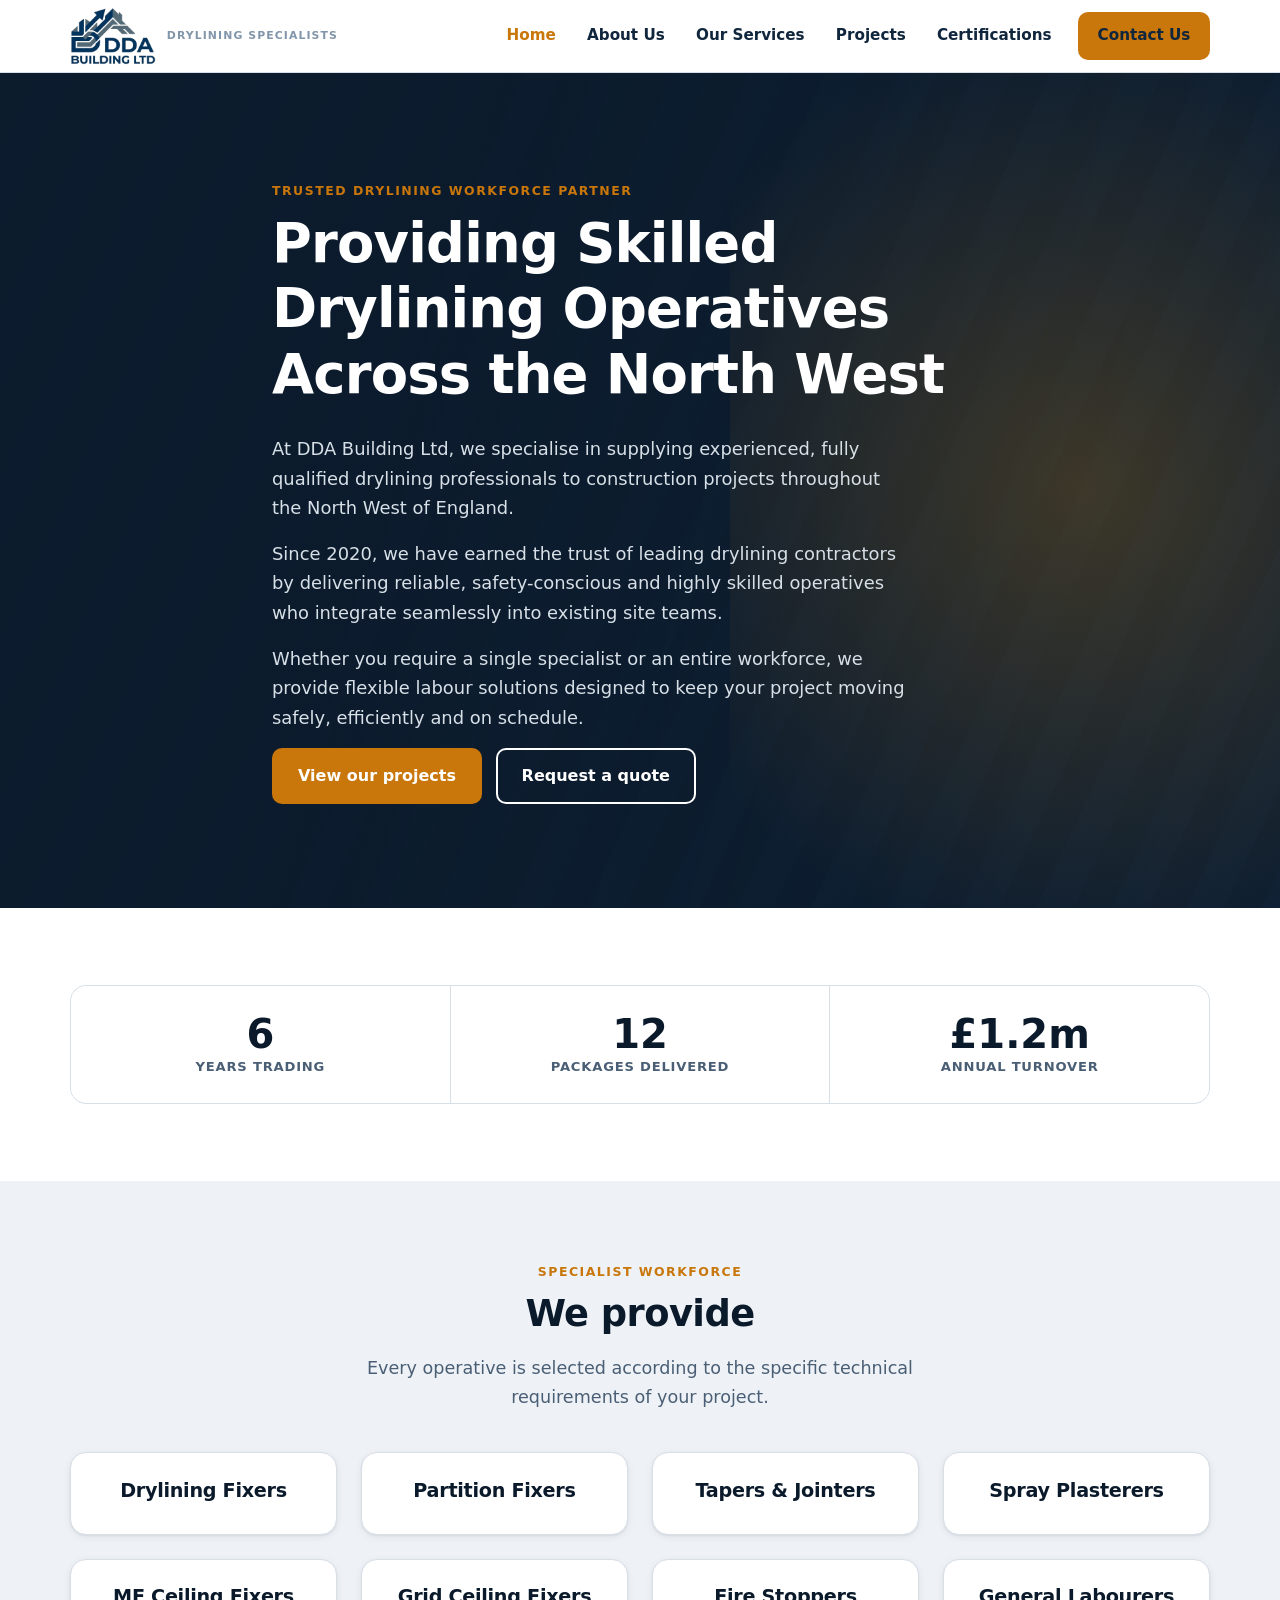
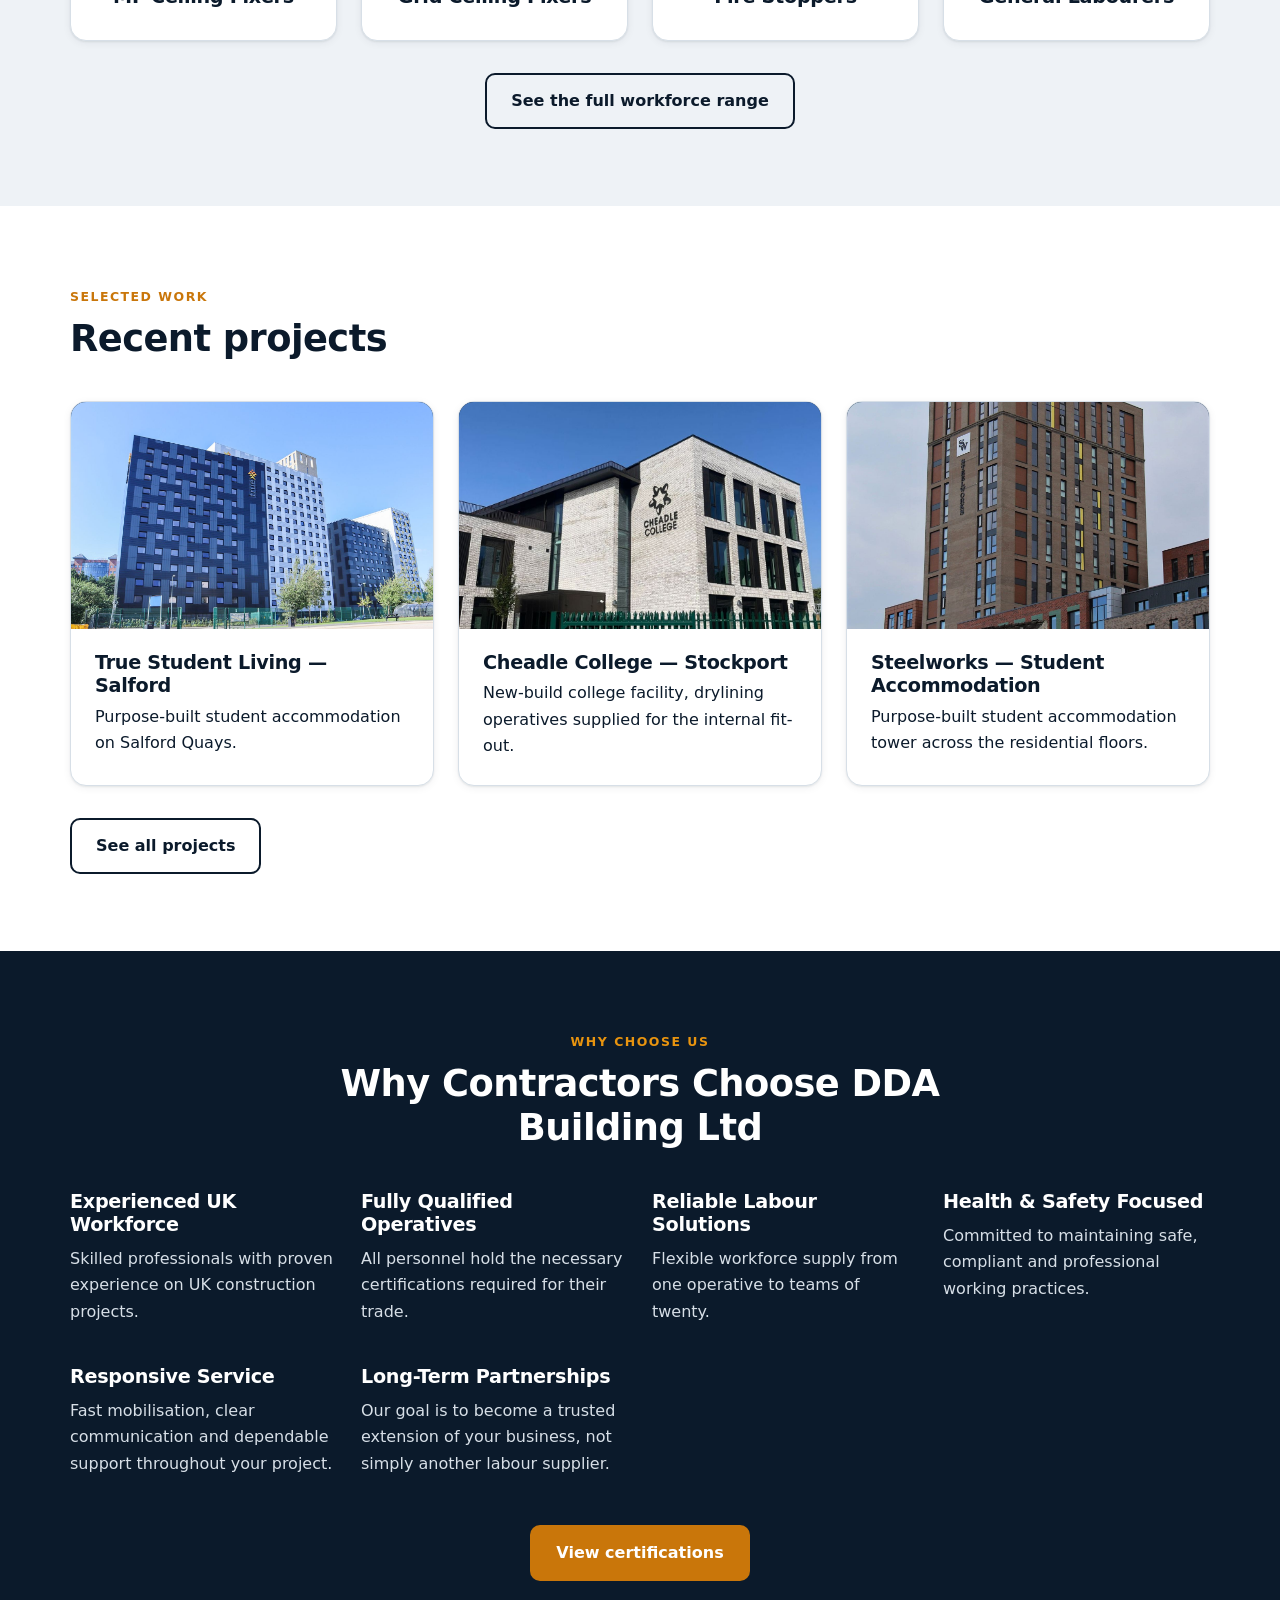
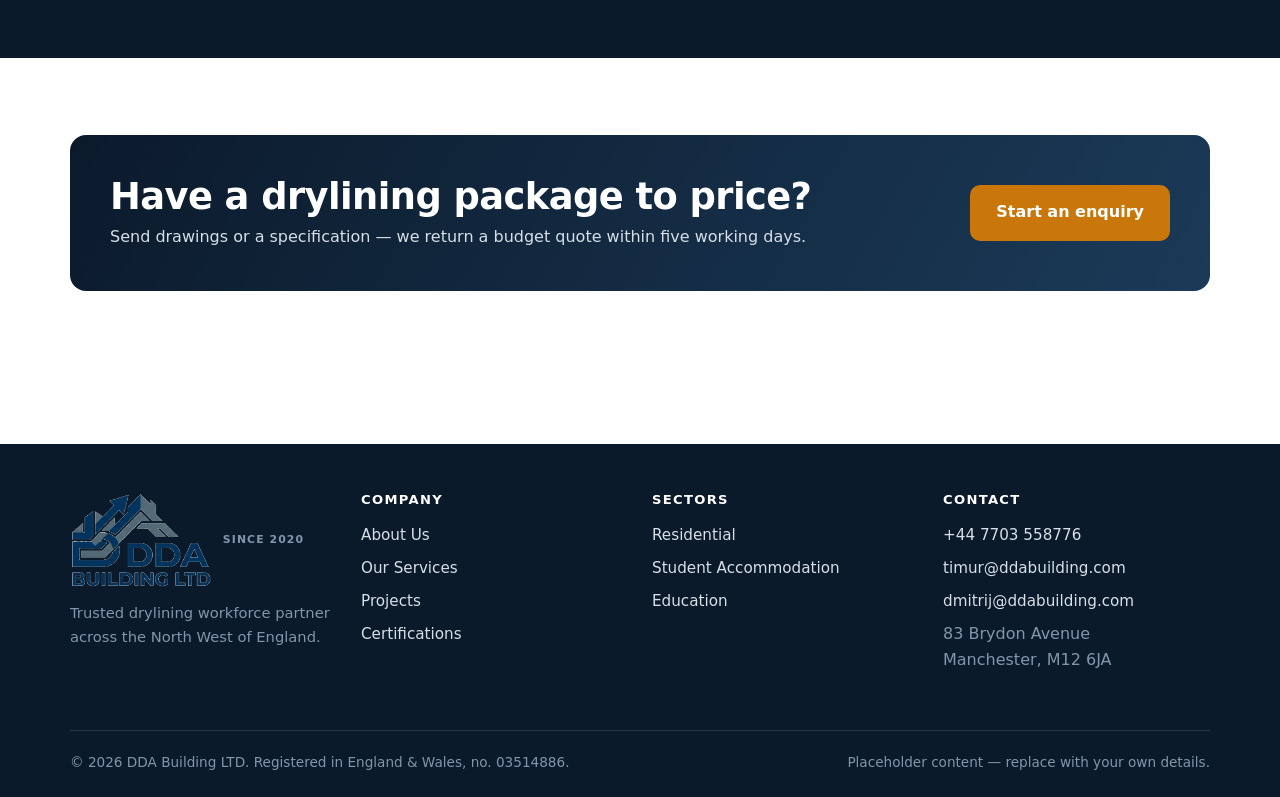
<file: index.html>
<!doctype html>
<html lang="en">
<head>
  <meta charset="utf-8">
  <meta name="viewport" content="width=device-width, initial-scale=1">
  <title>DDA Building Ltd — Trusted Drylining Workforce Partner</title>
  <meta name="description" content="DDA Building Ltd supplies experienced, fully qualified drylining operatives — fixers, tapers & jointers, ceiling fixers and fire stoppers — across the North West of England.">
  <link rel="stylesheet" href="css/styles.css?v=4">
  <script defer src="js/main.js?v=3"></script>
</head>
<body>
<a class="skip-link" href="#main">Skip to main content</a>

<header class="site-header">
  <div class="wrap site-header__inner">
    <a class="brand" href="/">
      <img class="brand__logo" src="images/logo.png" alt="DDA Building Ltd">
      <span class="brand__text"><small>Drylining Specialists</small></span>
    </a>

    <button class="nav-toggle" type="button" aria-expanded="false" aria-controls="primary-nav" aria-label="Toggle navigation">
      <span></span>
    </button>

    <nav class="nav" id="primary-nav" aria-label="Primary">
      <a href="/" aria-current="page">Home</a>
      <a href="about.html">About Us</a>
      <a href="services.html">Our Services</a>
      <a href="projects.html">Projects</a>
      <a href="certifications.html">Certifications</a>
      <a class="btn btn--primary" href="contact.html">Contact Us</a>
    </nav>
  </div>
</header>

<main id="main">

  <section class="hero">
    <div class="wrap hero__inner">
      <span class="eyebrow">Trusted Drylining Workforce Partner</span>
      <h1>Providing Skilled Drylining Operatives Across the North West</h1>
      <p>At DDA Building Ltd, we specialise in supplying experienced, fully qualified drylining professionals to construction projects throughout the North West of England.</p>
      <p>Since 2020, we have earned the trust of leading drylining contractors by delivering reliable, safety-conscious and highly skilled operatives who integrate seamlessly into existing site teams.</p>
      <p>Whether you require a single specialist or an entire workforce, we provide flexible labour solutions designed to keep your project moving safely, efficiently and on schedule.</p>
      <div class="btn-row">
        <a class="btn btn--primary" href="projects.html">View our projects</a>
        <a class="btn btn--ghost" href="contact.html">Request a quote</a>
      </div>
    </div>
  </section>

  <section class="section">
    <div class="wrap">
      <div class="stats">
        <div class="stat">
          <div class="stat__value">6</div>
          <div class="stat__label">Years trading</div>
        </div>
        <div class="stat">
          <div class="stat__value">12</div>
          <div class="stat__label">Packages Delivered</div>
        </div>
        <div class="stat">
          <div class="stat__value">£1.2m</div>
          <div class="stat__label">Annual turnover</div>
        </div>
      </div>
    </div>
  </section>

  <section class="section section--alt">
    <div class="wrap">
      <div class="section-head section-head--center">
        <span class="eyebrow">Specialist workforce</span>
        <h2>We provide</h2>
        <p class="lead">Every operative is selected according to the specific technical requirements of your project.</p>
      </div>

      <div class="grid grid--4">
        <article class="card" style="text-align:center">
          <h3>Drylining Fixers</h3>
        </article>
        <article class="card" style="text-align:center">
          <h3>Partition Fixers</h3>
        </article>
        <article class="card" style="text-align:center">
          <h3>Tapers &amp; Jointers</h3>
        </article>
        <article class="card" style="text-align:center">
          <h3>Spray Plasterers</h3>
        </article>
        <article class="card" style="text-align:center">
          <h3>MF Ceiling Fixers</h3>
        </article>
        <article class="card" style="text-align:center">
          <h3>Grid Ceiling Fixers</h3>
        </article>
        <article class="card" style="text-align:center">
          <h3>Fire Stoppers</h3>
        </article>
        <article class="card" style="text-align:center">
          <h3>General Labourers</h3>
        </article>
      </div>

      <div class="btn-row" style="margin-top:2rem;justify-content:center">
        <a class="btn btn--ghost" href="services.html">See the full workforce range</a>
      </div>
    </div>
  </section>

  <section class="section">
    <div class="wrap">
      <div class="section-head">
        <span class="eyebrow">Selected work</span>
        <h2>Recent projects</h2>
      </div>

      <div class="grid grid--3">
        <article class="card card--link project">
          <div class="project__media">
            <img src="images/projects/true-student-living-salford.jpg" alt="True Student Living, Salford — exterior of the purpose-built student accommodation tower" loading="lazy" decoding="async">
          </div>
          <div class="project__body">
            <h3>True Student Living — Salford</h3>
            <p>Purpose-built student accommodation on Salford Quays.</p>
          </div>
        </article>

        <article class="card card--link project">
          <div class="project__media">
            <img src="images/projects/cheadle-college-exterior.jpg" alt="Cheadle College, Stockport — new-build education facility exterior" loading="lazy" decoding="async">
          </div>
          <div class="project__body">
            <h3>Cheadle College — Stockport</h3>
            <p>New-build college facility, drylining operatives supplied for the internal fit-out.</p>
          </div>
        </article>

        <article class="card card--link project">
          <div class="project__media">
            <img src="images/projects/steelworks-tower.jpg" alt="Steelworks student accommodation tower" loading="lazy" decoding="async">
          </div>
          <div class="project__body">
            <h3>Steelworks — Student Accommodation</h3>
            <p>Purpose-built student accommodation tower across the residential floors.</p>
          </div>
        </article>
      </div>

      <div class="btn-row" style="margin-top:2rem">
        <a class="btn btn--ghost" href="projects.html">See all projects</a>
      </div>
    </div>
  </section>

  <section class="section section--dark">
    <div class="wrap">
      <div class="section-head section-head--center">
        <span class="eyebrow">Why choose us</span>
        <h2>Why Contractors Choose DDA Building Ltd</h2>
      </div>
      <div class="grid grid--3">
        <div>
          <h3>Experienced UK Workforce</h3>
          <p>Skilled professionals with proven experience on UK construction projects.</p>
        </div>
        <div>
          <h3>Fully Qualified Operatives</h3>
          <p>All personnel hold the necessary certifications required for their trade.</p>
        </div>
        <div>
          <h3>Reliable Labour Solutions</h3>
          <p>Flexible workforce supply from one operative to teams of twenty.</p>
        </div>
        <div>
          <h3>Health &amp; Safety Focused</h3>
          <p>Committed to maintaining safe, compliant and professional working practices.</p>
        </div>
        <div>
          <h3>Responsive Service</h3>
          <p>Fast mobilisation, clear communication and dependable support throughout your project.</p>
        </div>
        <div>
          <h3>Long-Term Partnerships</h3>
          <p>Our goal is to become a trusted extension of your business, not simply another labour supplier.</p>
        </div>
      </div>
      <div class="btn-row" style="margin-top:2rem;justify-content:center">
        <a class="btn btn--primary" href="certifications.html">View certifications</a>
      </div>
    </div>
  </section>

  <section class="section">
    <div class="wrap">
      <div class="cta">
        <div>
          <h2>Have a drylining package to price?</h2>
          <p>Send drawings or a specification — we return a budget quote within five working days.</p>
        </div>
        <a class="btn btn--primary" href="contact.html">Start an enquiry</a>
      </div>
    </div>
  </section>

</main>

<footer class="site-footer">
  <div class="wrap">
    <div class="grid grid--4">
      <div>
        <a class="brand" href="/">
          <img class="brand__logo" src="images/logo.png" alt="DDA Building Ltd" loading="lazy" decoding="async">
          <span class="brand__text"><small>Since 2020</small></span>
        </a>
        <p style="font-size:.92rem">Trusted drylining workforce partner across the North West of England.</p>
      </div>
      <div>
        <h4>Company</h4>
        <ul>
          <li><a href="about.html">About Us</a></li>
          <li><a href="services.html">Our Services</a></li>
          <li><a href="projects.html">Projects</a></li>
          <li><a href="certifications.html">Certifications</a></li>
        </ul>
      </div>
      <div>
        <h4>Sectors</h4>
        <ul>
          <li><a href="projects.html">Residential</a></li>
          <li><a href="projects.html">Student Accommodation</a></li>
          <li><a href="projects.html">Education</a></li>
        </ul>
      </div>
      <div>
        <h4>Contact</h4>
        <ul>
          <li><a href="tel:+447703558776">+44 7703 558776</a></li>
          <li><a href="mailto:timur@ddabuilding.com">timur@ddabuilding.com</a></li>
          <li><a href="mailto:dmitrij@ddabuilding.com">dmitrij@ddabuilding.com</a></li>
          <li>83 Brydon Avenue<br>Manchester, M12 6JA</li>
        </ul>
      </div>
    </div>
    <div class="footer-bottom">
      <span>&copy; <span data-year>2026</span> DDA Building LTD. Registered in England &amp; Wales, no. 03514886.</span>
      <span>Placeholder content — replace with your own details.</span>
    </div>
  </div>
</footer>

</body>
</html>
</file>
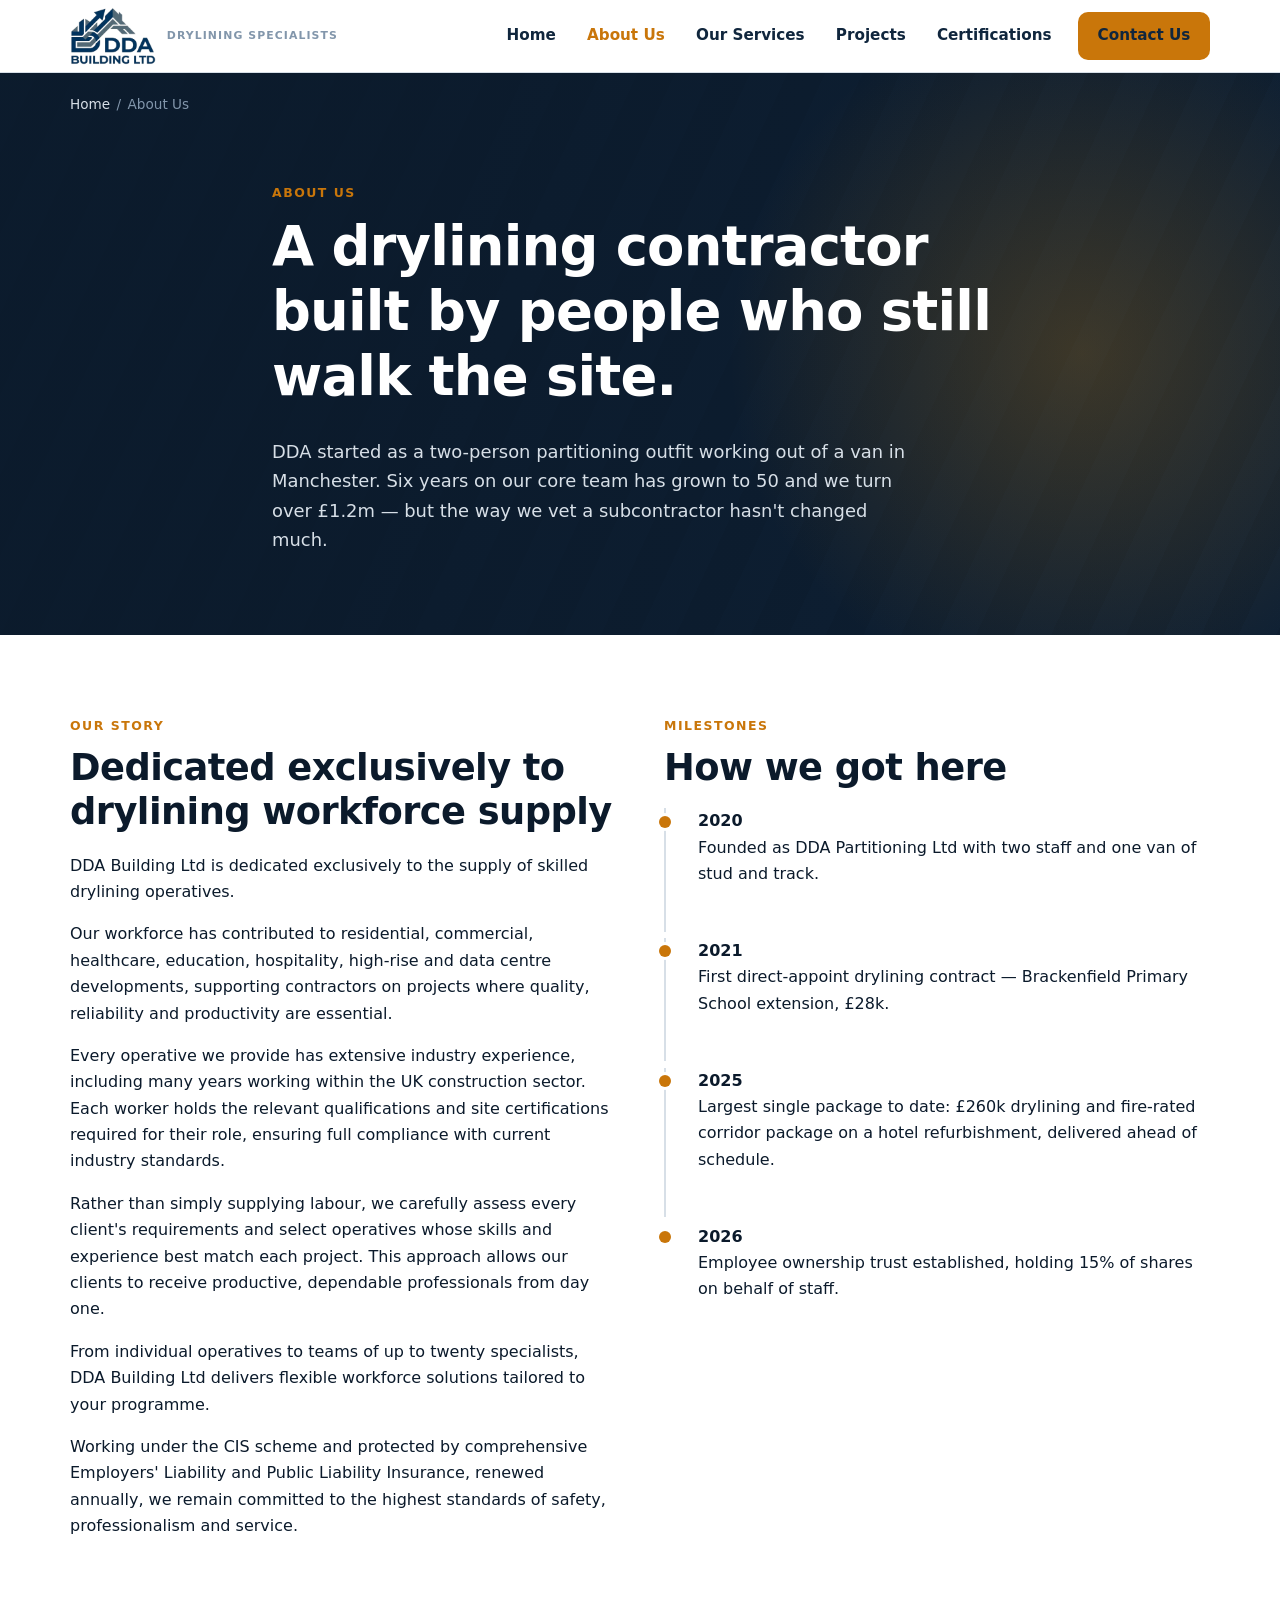
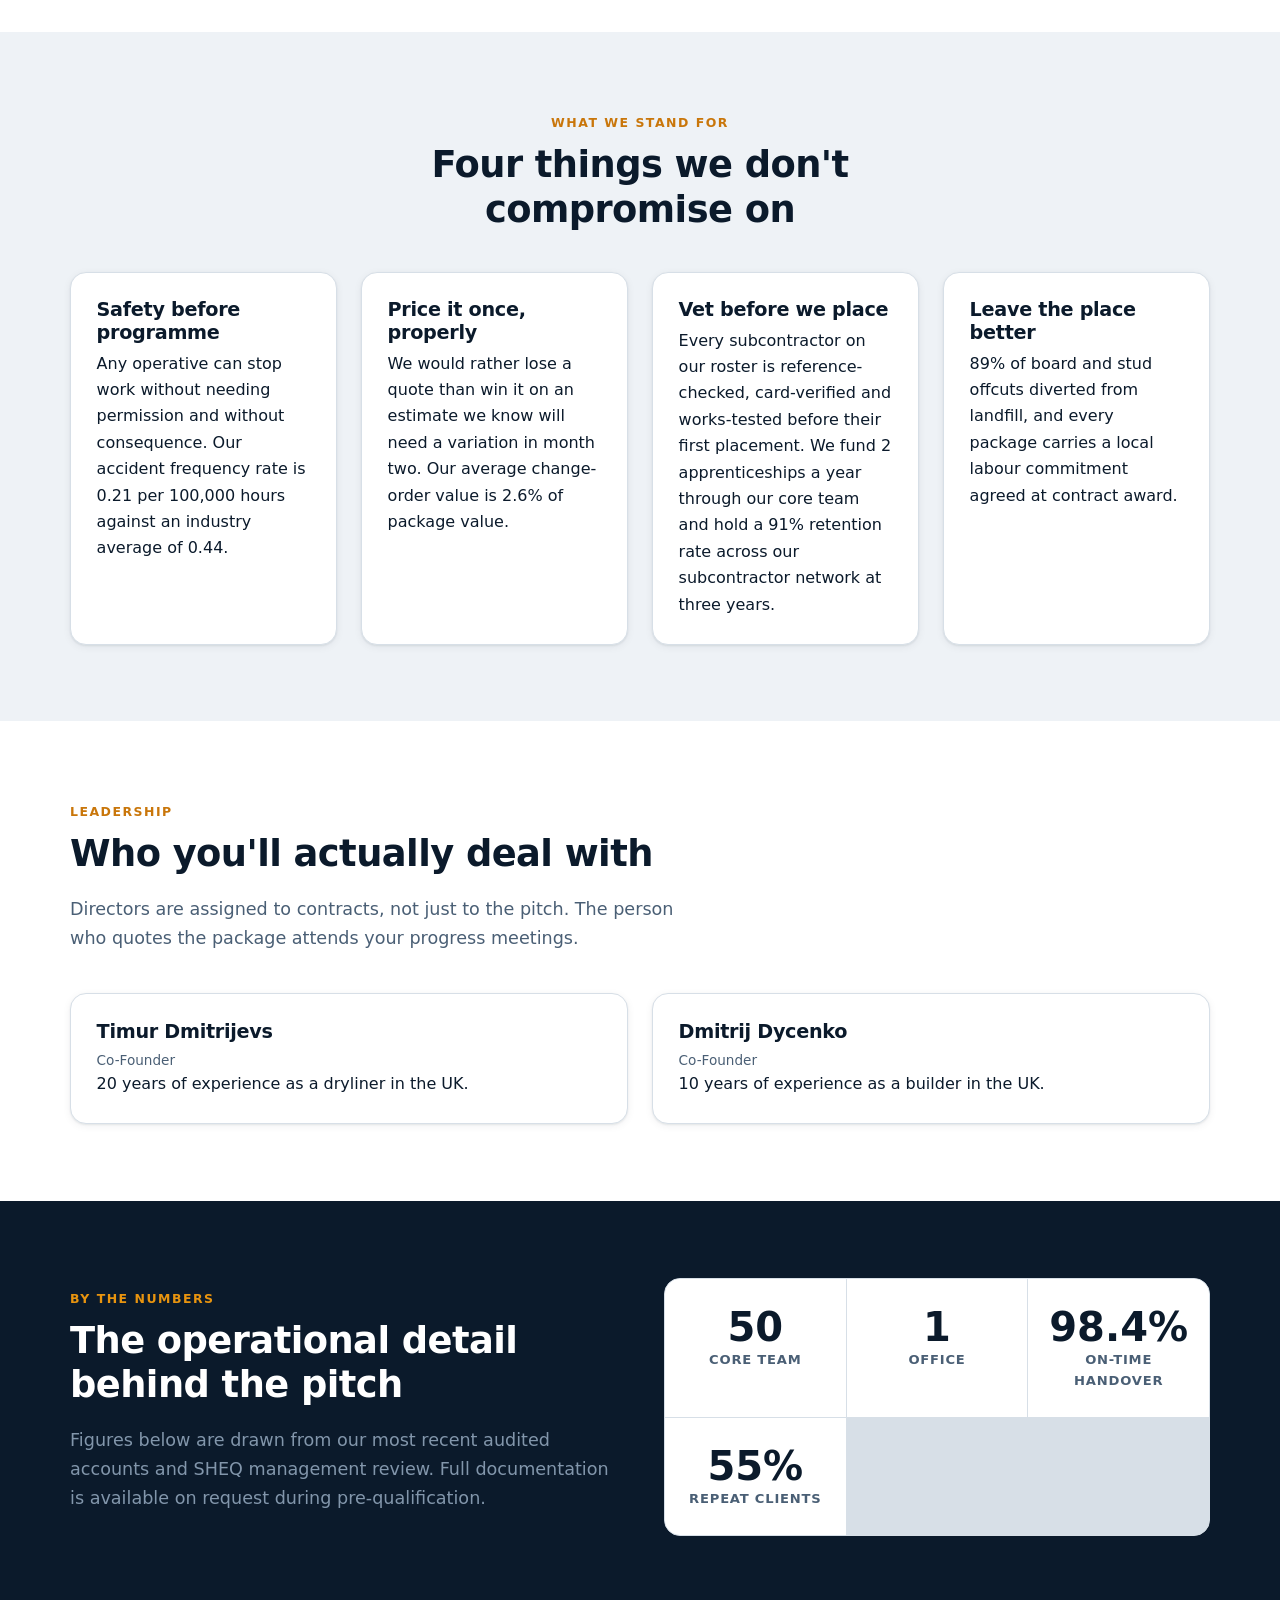
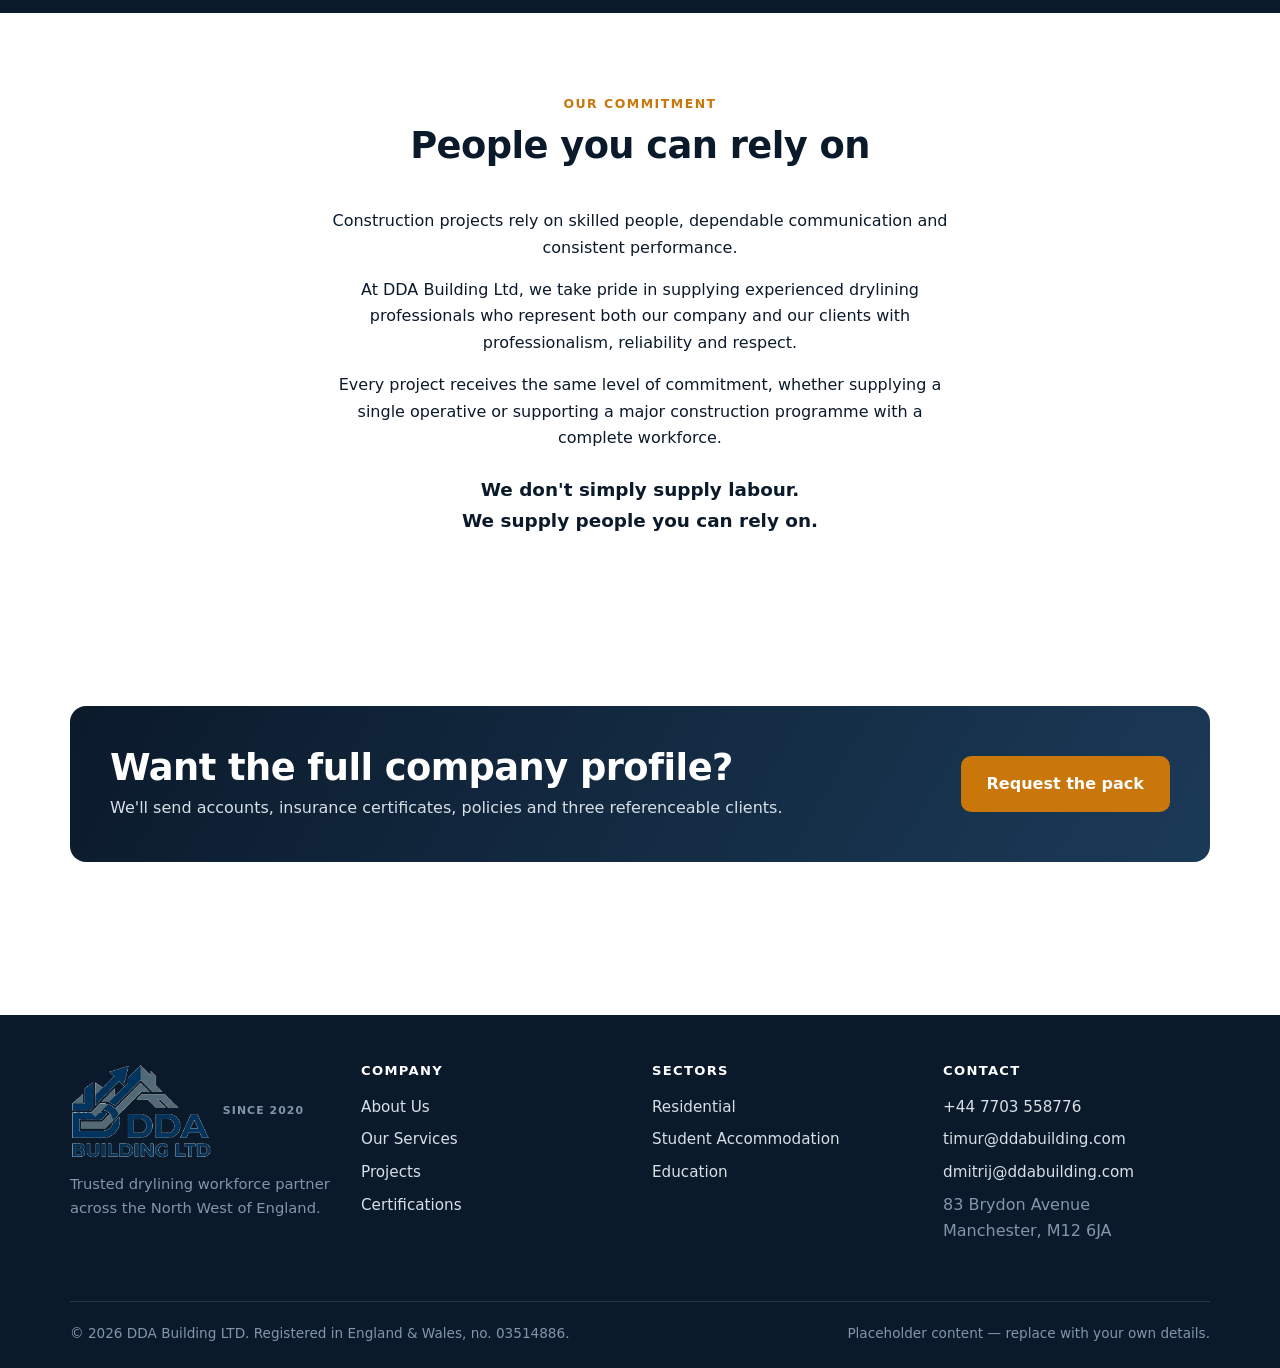
<file: about.html>
<!doctype html>
<html lang="en">
<head>
  <meta charset="utf-8">
  <meta name="viewport" content="width=device-width, initial-scale=1">
  <title>About Us — DDA Building Ltd</title>
  <meta name="description" content="DDA Building Ltd has supplied skilled, fully qualified drylining operatives across the North West of England since 2020 — from single specialists to full site teams.">
  <link rel="stylesheet" href="css/styles.css?v=4">
  <script defer src="js/main.js?v=3"></script>
</head>
<body>
<a class="skip-link" href="#main">Skip to main content</a>

<header class="site-header">
  <div class="wrap site-header__inner">
    <a class="brand" href="/">
      <img class="brand__logo" src="images/logo.png" alt="DDA Building Ltd">
      <span class="brand__text"><small>Drylining Specialists</small></span>
    </a>

    <button class="nav-toggle" type="button" aria-expanded="false" aria-controls="primary-nav" aria-label="Toggle navigation">
      <span></span>
    </button>

    <nav class="nav" id="primary-nav" aria-label="Primary">
      <a href="/">Home</a>
      <a href="about.html" aria-current="page">About Us</a>
      <a href="services.html">Our Services</a>
      <a href="projects.html">Projects</a>
      <a href="certifications.html">Certifications</a>
      <a class="btn btn--primary" href="contact.html">Contact Us</a>
    </nav>
  </div>
</header>

<main id="main">

  <section class="hero hero--compact">
    <div class="wrap">
      <nav class="breadcrumb" aria-label="Breadcrumb">
        <a href="/">Home</a><span>/</span>About Us
      </nav>
    </div>
    <div class="wrap hero__inner">
      <span class="eyebrow">About us</span>
      <h1>A drylining contractor built by people who still walk the site.</h1>
      <p>DDA started as a two-person partitioning outfit working out of a van in Manchester. Six years on our core team has grown to 50 and we turn over £1.2m — but the way we vet a subcontractor hasn't changed much.</p>
    </div>
  </section>

  <section class="section">
    <div class="wrap">
      <div class="grid grid--2" style="gap:3rem">
        <div>
          <span class="eyebrow">Our story</span>
          <h2>Dedicated exclusively to drylining workforce supply</h2>
          <p>DDA Building Ltd is dedicated exclusively to the supply of skilled drylining operatives.</p>
          <p>Our workforce has contributed to residential, commercial, healthcare, education, hospitality, high-rise and data centre developments, supporting contractors on projects where quality, reliability and productivity are essential.</p>
          <p>Every operative we provide has extensive industry experience, including many years working within the UK construction sector. Each worker holds the relevant qualifications and site certifications required for their role, ensuring full compliance with current industry standards.</p>
          <p>Rather than simply supplying labour, we carefully assess every client's requirements and select operatives whose skills and experience best match each project. This approach allows our clients to receive productive, dependable professionals from day one.</p>
          <p>From individual operatives to teams of up to twenty specialists, DDA Building Ltd delivers flexible workforce solutions tailored to your programme.</p>
          <p>Working under the CIS scheme and protected by comprehensive Employers' Liability and Public Liability Insurance, renewed annually, we remain committed to the highest standards of safety, professionalism and service.</p>
        </div>
        <div>
          <span class="eyebrow">Milestones</span>
          <h2>How we got here</h2>
          <ul class="timeline">
            <li><time>2020</time><p>Founded as DDA Partitioning Ltd with two staff and one van of stud and track.</p></li>
            <li><time>2021</time><p>First direct-appoint drylining contract — Brackenfield Primary School extension, £28k.</p></li>
            <li><time>2025</time><p>Largest single package to date: £260k drylining and fire-rated corridor package on a hotel refurbishment, delivered ahead of schedule.</p></li>
            <li><time>2026</time><p>Employee ownership trust established, holding 15% of shares on behalf of staff.</p></li>
          </ul>
        </div>
      </div>
    </div>
  </section>

  <section class="section section--alt">
    <div class="wrap">
      <div class="section-head section-head--center">
        <span class="eyebrow">What we stand for</span>
        <h2>Four things we don't compromise on</h2>
      </div>
      <div class="grid grid--4">
        <article class="card">
          <h3>Safety before programme</h3>
          <p>Any operative can stop work without needing permission and without consequence. Our accident frequency rate is 0.21 per 100,000 hours against an industry average of 0.44.</p>
        </article>
        <article class="card">
          <h3>Price it once, properly</h3>
          <p>We would rather lose a quote than win it on an estimate we know will need a variation in month two. Our average change-order value is 2.6% of package value.</p>
        </article>
        <article class="card">
          <h3>Vet before we place</h3>
          <p>Every subcontractor on our roster is reference-checked, card-verified and works-tested before their first placement. We fund 2 apprenticeships a year through our core team and hold a 91% retention rate across our subcontractor network at three years.</p>
        </article>
        <article class="card">
          <h3>Leave the place better</h3>
          <p>89% of board and stud offcuts diverted from landfill, and every package carries a local labour commitment agreed at contract award.</p>
        </article>
      </div>
    </div>
  </section>

  <section class="section">
    <div class="wrap">
      <div class="section-head">
        <span class="eyebrow">Leadership</span>
        <h2>Who you'll actually deal with</h2>
        <p class="lead">Directors are assigned to contracts, not just to the pitch. The person who quotes the package attends your progress meetings.</p>
      </div>
      <div class="grid grid--2">
        <article class="card">
          <h3>Timur Dmitrijevs</h3>
          <p class="cert__ref">Co-Founder</p>
          <p>20 years of experience as a dryliner in the UK.</p>
        </article>
        <article class="card">
          <h3>Dmitrij Dycenko</h3>
          <p class="cert__ref">Co-Founder</p>
          <p>10 years of experience as a builder in the UK.</p>
        </article>
      </div>
    </div>
  </section>

  <section class="section section--dark">
    <div class="wrap">
      <div class="grid grid--2" style="gap:3rem;align-items:center">
        <div>
          <span class="eyebrow">By the numbers</span>
          <h2>The operational detail behind the pitch</h2>
          <p class="lead">Figures below are drawn from our most recent audited accounts and SHEQ management review. Full documentation is available on request during pre-qualification.</p>
        </div>
        <div class="stats">
          <div class="stat"><div class="stat__value">50</div><div class="stat__label">Core team</div></div>
          <div class="stat"><div class="stat__value">1</div><div class="stat__label">Office</div></div>
          <div class="stat"><div class="stat__value">98.4%</div><div class="stat__label">On-time handover</div></div>
          <div class="stat"><div class="stat__value">55%</div><div class="stat__label">Repeat clients</div></div>
        </div>
      </div>
    </div>
  </section>

  <section class="section">
    <div class="wrap">
      <div class="section-head section-head--center">
        <span class="eyebrow">Our commitment</span>
        <h2>People you can rely on</h2>
      </div>
      <div style="max-width:640px;margin-inline:auto;text-align:center">
        <p>Construction projects rely on skilled people, dependable communication and consistent performance.</p>
        <p>At DDA Building Ltd, we take pride in supplying experienced drylining professionals who represent both our company and our clients with professionalism, reliability and respect.</p>
        <p>Every project receives the same level of commitment, whether supplying a single operative or supporting a major construction programme with a complete workforce.</p>
        <p style="font-weight:700;color:var(--navy-900);font-size:1.15rem;margin-top:1.5rem">We don't simply supply labour.<br>We supply people you can rely on.</p>
      </div>
    </div>
  </section>

  <section class="section">
    <div class="wrap">
      <div class="cta">
        <div>
          <h2>Want the full company profile?</h2>
          <p>We'll send accounts, insurance certificates, policies and three referenceable clients.</p>
        </div>
        <a class="btn btn--primary" href="contact.html">Request the pack</a>
      </div>
    </div>
  </section>

</main>

<footer class="site-footer">
  <div class="wrap">
    <div class="grid grid--4">
      <div>
        <a class="brand" href="/">
          <img class="brand__logo" src="images/logo.png" alt="DDA Building Ltd" loading="lazy" decoding="async">
          <span class="brand__text"><small>Since 2020</small></span>
        </a>
        <p style="font-size:.92rem">Trusted drylining workforce partner across the North West of England.</p>
      </div>
      <div>
        <h4>Company</h4>
        <ul>
          <li><a href="about.html">About Us</a></li>
          <li><a href="services.html">Our Services</a></li>
          <li><a href="projects.html">Projects</a></li>
          <li><a href="certifications.html">Certifications</a></li>
        </ul>
      </div>
      <div>
        <h4>Sectors</h4>
        <ul>
          <li><a href="projects.html">Residential</a></li>
          <li><a href="projects.html">Student Accommodation</a></li>
          <li><a href="projects.html">Education</a></li>
        </ul>
      </div>
      <div>
        <h4>Contact</h4>
        <ul>
          <li><a href="tel:+447703558776">+44 7703 558776</a></li>
          <li><a href="mailto:timur@ddabuilding.com">timur@ddabuilding.com</a></li>
          <li><a href="mailto:dmitrij@ddabuilding.com">dmitrij@ddabuilding.com</a></li>
          <li>83 Brydon Avenue<br>Manchester, M12 6JA</li>
        </ul>
      </div>
    </div>
    <div class="footer-bottom">
      <span>&copy; <span data-year>2026</span> DDA Building LTD. Registered in England &amp; Wales, no. 03514886.</span>
      <span>Placeholder content — replace with your own details.</span>
    </div>
  </div>
</footer>

</body>
</html>
</file>
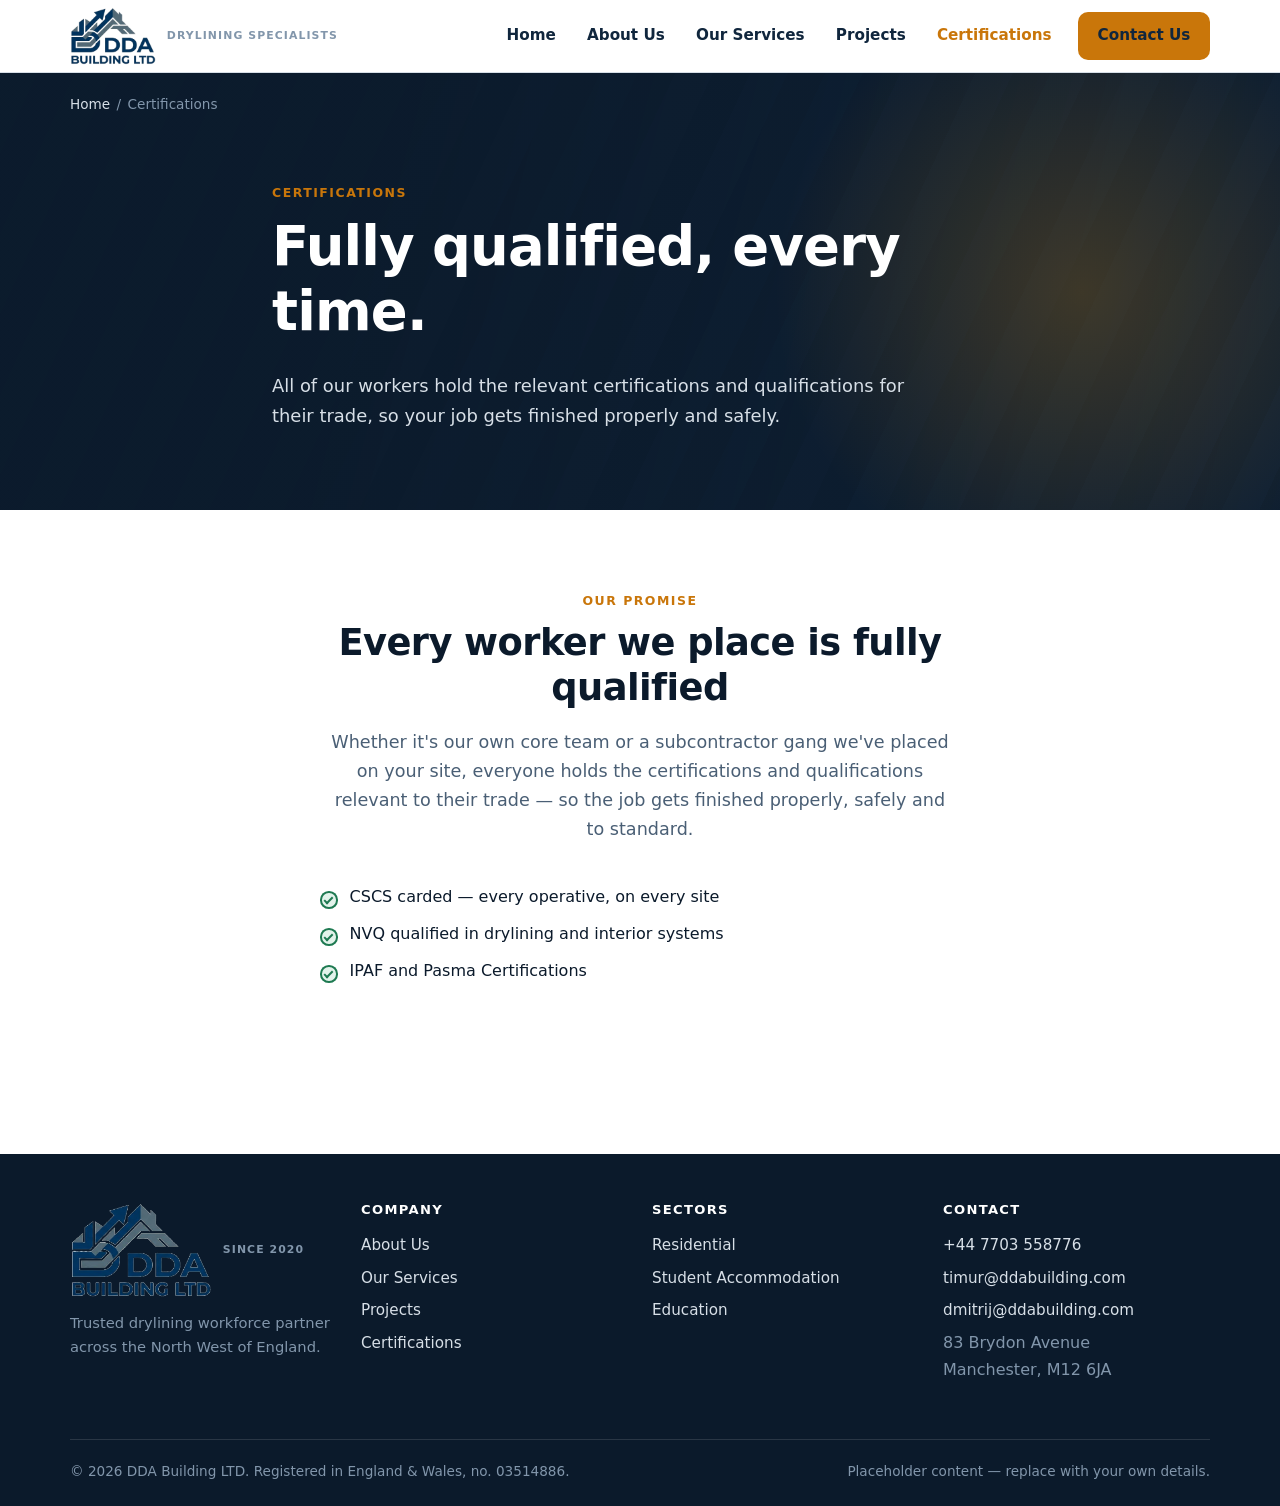
<file: certifications.html>
<!doctype html>
<html lang="en">
<head>
  <meta charset="utf-8">
  <meta name="viewport" content="width=device-width, initial-scale=1">
  <title>Certifications — DDA Building LTD</title>
  <meta name="description" content="All DDA Building LTD workers are fully qualified and hold the relevant industry certifications for their trade.">
  <link rel="stylesheet" href="css/styles.css?v=4">
  <script defer src="js/main.js?v=3"></script>
</head>
<body>
<a class="skip-link" href="#main">Skip to main content</a>

<header class="site-header">
  <div class="wrap site-header__inner">
    <a class="brand" href="/">
      <img class="brand__logo" src="images/logo.png" alt="DDA Building Ltd">
      <span class="brand__text"><small>Drylining Specialists</small></span>
    </a>

    <button class="nav-toggle" type="button" aria-expanded="false" aria-controls="primary-nav" aria-label="Toggle navigation">
      <span></span>
    </button>

    <nav class="nav" id="primary-nav" aria-label="Primary">
      <a href="/">Home</a>
      <a href="about.html">About Us</a>
      <a href="services.html">Our Services</a>
      <a href="projects.html">Projects</a>
      <a href="certifications.html" aria-current="page">Certifications</a>
      <a class="btn btn--primary" href="contact.html">Contact Us</a>
    </nav>
  </div>
</header>

<main id="main">

  <section class="hero hero--compact">
    <div class="wrap">
      <nav class="breadcrumb" aria-label="Breadcrumb">
        <a href="/">Home</a><span>/</span>Certifications
      </nav>
    </div>
    <div class="wrap hero__inner">
      <span class="eyebrow">Certifications</span>
      <h1>Fully qualified, every time.</h1>
      <p>All of our workers hold the relevant certifications and qualifications for their trade, so your job gets finished properly and safely.</p>
    </div>
  </section>

  <section class="section">
    <div class="wrap">
      <div class="section-head section-head--center">
        <span class="eyebrow">Our promise</span>
        <h2>Every worker we place is fully qualified</h2>
        <p class="lead">Whether it's our own core team or a subcontractor gang we've placed on your site, everyone holds the certifications and qualifications relevant to their trade — so the job gets finished properly, safely and to standard.</p>
      </div>
      <ul class="checklist" style="max-width:640px;margin-inline:auto">
        <li>CSCS carded — every operative, on every site</li>
        <li>NVQ qualified in drylining and interior systems</li>
        <li>IPAF and Pasma Certifications</li>
      </ul>
    </div>
  </section>


</main>

<footer class="site-footer">
  <div class="wrap">
    <div class="grid grid--4">
      <div>
        <a class="brand" href="/">
          <img class="brand__logo" src="images/logo.png" alt="DDA Building Ltd" loading="lazy" decoding="async">
          <span class="brand__text"><small>Since 2020</small></span>
        </a>
        <p style="font-size:.92rem">Trusted drylining workforce partner across the North West of England.</p>
      </div>
      <div>
        <h4>Company</h4>
        <ul>
          <li><a href="about.html">About Us</a></li>
          <li><a href="services.html">Our Services</a></li>
          <li><a href="projects.html">Projects</a></li>
          <li><a href="certifications.html">Certifications</a></li>
        </ul>
      </div>
      <div>
        <h4>Sectors</h4>
        <ul>
          <li><a href="projects.html">Residential</a></li>
          <li><a href="projects.html">Student Accommodation</a></li>
          <li><a href="projects.html">Education</a></li>
        </ul>
      </div>
      <div>
        <h4>Contact</h4>
        <ul>
          <li><a href="tel:+447703558776">+44 7703 558776</a></li>
          <li><a href="mailto:timur@ddabuilding.com">timur@ddabuilding.com</a></li>
          <li><a href="mailto:dmitrij@ddabuilding.com">dmitrij@ddabuilding.com</a></li>
          <li>83 Brydon Avenue<br>Manchester, M12 6JA</li>
        </ul>
      </div>
    </div>
    <div class="footer-bottom">
      <span>&copy; <span data-year>2026</span> DDA Building LTD. Registered in England &amp; Wales, no. 03514886.</span>
      <span>Placeholder content — replace with your own details.</span>
    </div>
  </div>
</footer>

</body>
</html>
</file>
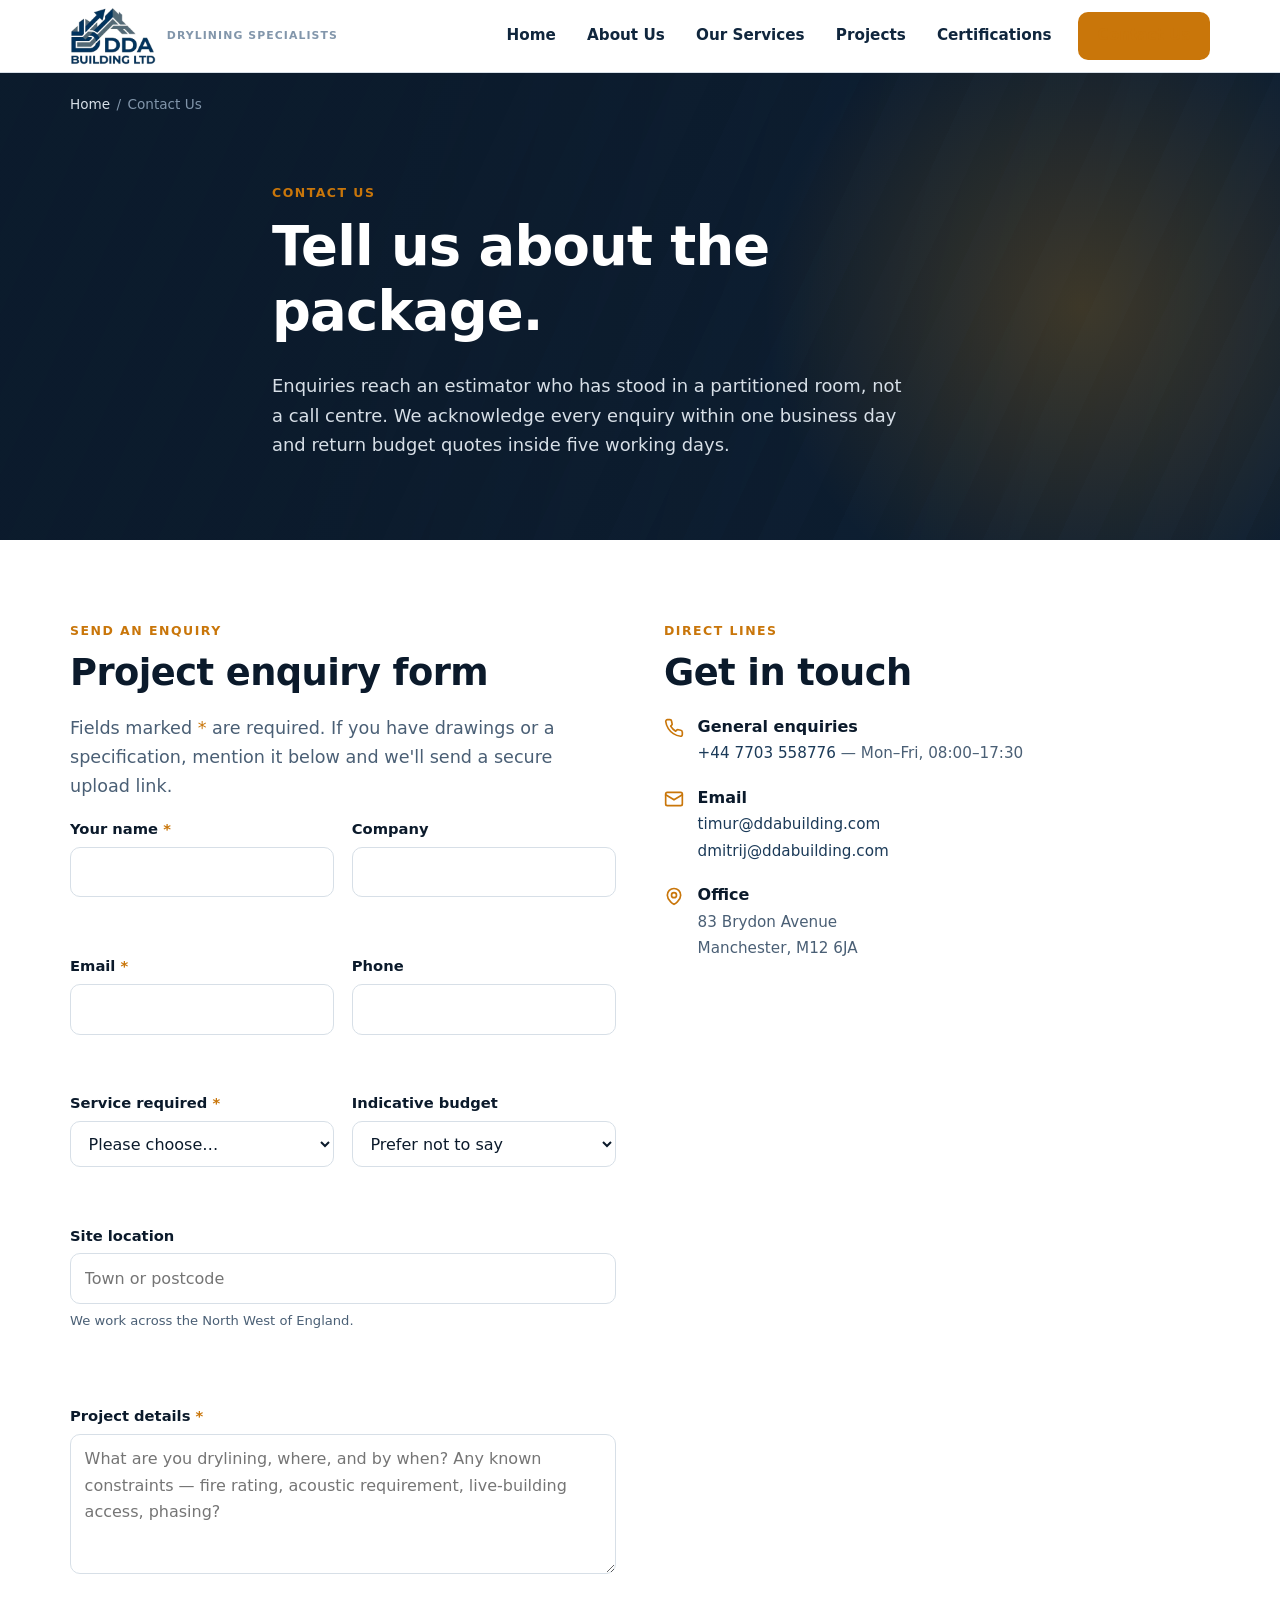
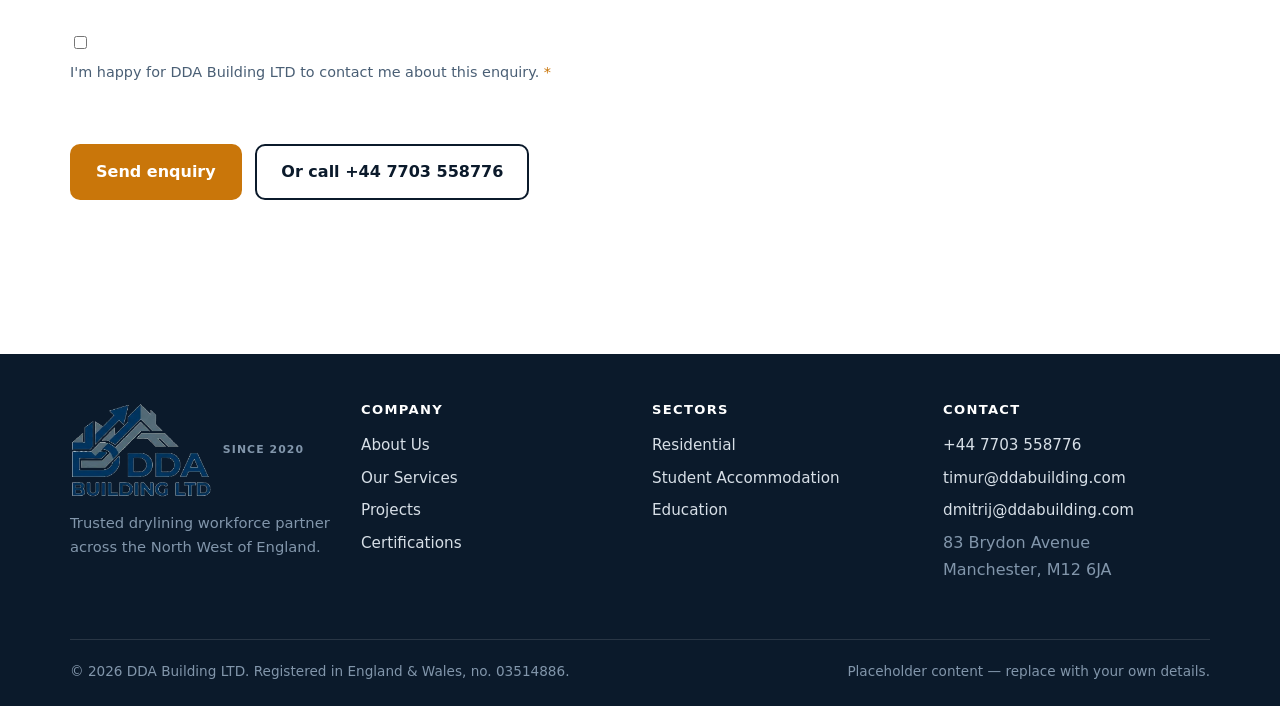
<file: contact.html>
<!doctype html>
<html lang="en">
<head>
  <meta charset="utf-8">
  <meta name="viewport" content="width=device-width, initial-scale=1">
  <title>Contact Us — DDA Building LTD</title>
  <meta name="description" content="Talk to our estimating team about a drylining package. Based in Manchester. Budget quotes returned within five working days.">
  <link rel="stylesheet" href="css/styles.css?v=4">
  <script defer src="js/main.js?v=3"></script>
</head>
<body>
<a class="skip-link" href="#main">Skip to main content</a>

<header class="site-header">
  <div class="wrap site-header__inner">
    <a class="brand" href="/">
      <img class="brand__logo" src="images/logo.png" alt="DDA Building Ltd">
      <span class="brand__text"><small>Drylining Specialists</small></span>
    </a>

    <button class="nav-toggle" type="button" aria-expanded="false" aria-controls="primary-nav" aria-label="Toggle navigation">
      <span></span>
    </button>

    <nav class="nav" id="primary-nav" aria-label="Primary">
      <a href="/">Home</a>
      <a href="about.html">About Us</a>
      <a href="services.html">Our Services</a>
      <a href="projects.html">Projects</a>
      <a href="certifications.html">Certifications</a>
      <a class="btn btn--primary" href="contact.html" aria-current="page">Contact Us</a>
    </nav>
  </div>
</header>

<main id="main">

  <section class="hero hero--compact">
    <div class="wrap">
      <nav class="breadcrumb" aria-label="Breadcrumb">
        <a href="/">Home</a><span>/</span>Contact Us
      </nav>
    </div>
    <div class="wrap hero__inner">
      <span class="eyebrow">Contact us</span>
      <h1>Tell us about the package.</h1>
      <p>Enquiries reach an estimator who has stood in a partitioned room, not a call centre. We acknowledge every enquiry within one business day and return budget quotes inside five working days.</p>
    </div>
  </section>

  <section class="section">
    <div class="wrap">
      <div class="grid grid--2" style="gap:3rem;align-items:start">

        <div>
          <span class="eyebrow">Send an enquiry</span>
          <h2>Project enquiry form</h2>
          <p class="lead">Fields marked <span class="req">*</span> are required. If you have drawings or a specification, mention it below and we'll send a secure upload link.</p>

          <form id="enquiry-form" novalidate action="https://formsubmit.co/ajax/timur@ddabuilding.com" method="POST">
            <input type="hidden" name="_cc" value="dmitrij@ddabuilding.com">
            <input type="hidden" name="_subject" value="New enquiry — DDA Building website">
            <input type="hidden" name="_template" value="table">
            <div class="form-grid">

              <div class="field">
                <label for="name">Your name <span class="req">*</span></label>
                <input type="text" id="name" name="name" autocomplete="name" required>
                <p class="error-text" id="name-error" role="alert"></p>
              </div>

              <div class="field">
                <label for="company">Company</label>
                <input type="text" id="company" name="company" autocomplete="organization">
                <p class="error-text" id="company-error"></p>
              </div>

              <div class="field">
                <label for="email">Email <span class="req">*</span></label>
                <input type="email" id="email" name="email" autocomplete="email" required>
                <p class="error-text" id="email-error" role="alert"></p>
              </div>

              <div class="field">
                <label for="phone">Phone</label>
                <input type="tel" id="phone" name="phone" autocomplete="tel">
                <p class="error-text" id="phone-error"></p>
              </div>

              <div class="field">
                <label for="service">Service required <span class="req">*</span></label>
                <select id="service" name="service" required>
                  <option value="">Please choose…</option>
                  <option>Metal stud partitioning</option>
                  <option>Plasterboard &amp; boarding</option>
                  <option>Suspended ceilings</option>
                  <option>Taping, jointing &amp; skimming</option>
                  <option>Acoustic &amp; thermal insulation</option>
                  <option>Fire-rated partitions &amp; fire stopping</option>
                  <option>Something else / not sure</option>
                </select>
                <p class="error-text" id="service-error" role="alert"></p>
              </div>

              <div class="field">
                <label for="budget">Indicative budget</label>
                <select id="budget" name="budget">
                  <option value="">Prefer not to say</option>
                  <option>Under £5k</option>
                  <option>£5k – £25k</option>
                  <option>£25k – £100k</option>
                  <option>£100k – £250k</option>
                  <option>Over £250k</option>
                </select>
                <p class="error-text" id="budget-error"></p>
              </div>

              <div class="field field--full">
                <label for="location">Site location</label>
                <input type="text" id="location" name="location" placeholder="Town or postcode">
                <p class="hint">We work across the North West of England.</p>
                <p class="error-text" id="location-error"></p>
              </div>

              <div class="field field--full">
                <label for="message">Project details <span class="req">*</span></label>
                <textarea id="message" name="message" required placeholder="What are you drylining, where, and by when? Any known constraints — fire rating, acoustic requirement, live-building access, phasing?"></textarea>
                <p class="error-text" id="message-error" role="alert"></p>
              </div>

              <div class="field field--full consent">
                <input type="checkbox" id="consent" name="consent" required>
                <label for="consent">I'm happy for DDA Building LTD to contact me about this enquiry. <span class="req">*</span></label>
              </div>
              <p class="error-text" id="consent-error" role="alert" style="margin-top:-.75rem"></p>

            </div>

            <div class="btn-row" style="margin-top:1.25rem">
              <button class="btn btn--primary" type="submit">Send enquiry</button>
              <a class="btn btn--ghost" href="tel:+447703558776">Or call +44 7703 558776</a>
            </div>

            <p class="form-status" id="form-status" role="status" hidden></p>
          </form>
        </div>

        <div>
          <span class="eyebrow">Direct lines</span>
          <h2>Get in touch</h2>

          <ul class="contact-list">
            <li>
              <svg viewBox="0 0 24 24" fill="none" stroke="currentColor" stroke-width="2" stroke-linecap="round" stroke-linejoin="round" aria-hidden="true"><path d="M22 16.9v3a2 2 0 0 1-2.2 2 19.8 19.8 0 0 1-8.6-3.1 19.5 19.5 0 0 1-6-6A19.8 19.8 0 0 1 2.1 4.2 2 2 0 0 1 4.1 2h3a2 2 0 0 1 2 1.7c.1 1 .3 1.9.6 2.8a2 2 0 0 1-.5 2.1L8 9.8a16 16 0 0 0 6 6l1.2-1.2a2 2 0 0 1 2.1-.5c.9.3 1.8.5 2.8.6a2 2 0 0 1 1.7 2z"/></svg>
              <div><strong>General enquiries</strong><span><a href="tel:+447703558776">+44 7703 558776</a> — Mon–Fri, 08:00–17:30</span></div>
            </li>
            <li>
              <svg viewBox="0 0 24 24" fill="none" stroke="currentColor" stroke-width="2" stroke-linecap="round" stroke-linejoin="round" aria-hidden="true"><rect x="2" y="4" width="20" height="16" rx="2"/><path d="m2 7 10 6 10-6"/></svg>
              <div><strong>Email</strong><span><a href="mailto:timur@ddabuilding.com">timur@ddabuilding.com</a><br><a href="mailto:dmitrij@ddabuilding.com">dmitrij@ddabuilding.com</a></span></div>
            </li>
            <li>
              <svg viewBox="0 0 24 24" fill="none" stroke="currentColor" stroke-width="2" stroke-linecap="round" stroke-linejoin="round" aria-hidden="true"><path d="M12 22s8-4.5 8-11a8 8 0 1 0-16 0c0 6.5 8 11 8 11z"/><circle cx="12" cy="11" r="3"/></svg>
              <div><strong>Office</strong><span>83 Brydon Avenue<br>Manchester, M12 6JA</span></div>
            </li>
          </ul>
        </div>

      </div>
    </div>
  </section>


</main>

<footer class="site-footer">
  <div class="wrap">
    <div class="grid grid--4">
      <div>
        <a class="brand" href="/">
          <img class="brand__logo" src="images/logo.png" alt="DDA Building Ltd" loading="lazy" decoding="async">
          <span class="brand__text"><small>Since 2020</small></span>
        </a>
        <p style="font-size:.92rem">Trusted drylining workforce partner across the North West of England.</p>
      </div>
      <div>
        <h4>Company</h4>
        <ul>
          <li><a href="about.html">About Us</a></li>
          <li><a href="services.html">Our Services</a></li>
          <li><a href="projects.html">Projects</a></li>
          <li><a href="certifications.html">Certifications</a></li>
        </ul>
      </div>
      <div>
        <h4>Sectors</h4>
        <ul>
          <li><a href="projects.html">Residential</a></li>
          <li><a href="projects.html">Student Accommodation</a></li>
          <li><a href="projects.html">Education</a></li>
        </ul>
      </div>
      <div>
        <h4>Contact</h4>
        <ul>
          <li><a href="tel:+447703558776">+44 7703 558776</a></li>
          <li><a href="mailto:timur@ddabuilding.com">timur@ddabuilding.com</a></li>
          <li><a href="mailto:dmitrij@ddabuilding.com">dmitrij@ddabuilding.com</a></li>
          <li>83 Brydon Avenue<br>Manchester, M12 6JA</li>
        </ul>
      </div>
    </div>
    <div class="footer-bottom">
      <span>&copy; <span data-year>2026</span> DDA Building LTD. Registered in England &amp; Wales, no. 03514886.</span>
      <span>Placeholder content — replace with your own details.</span>
    </div>
  </div>
</footer>

</body>
</html>
</file>
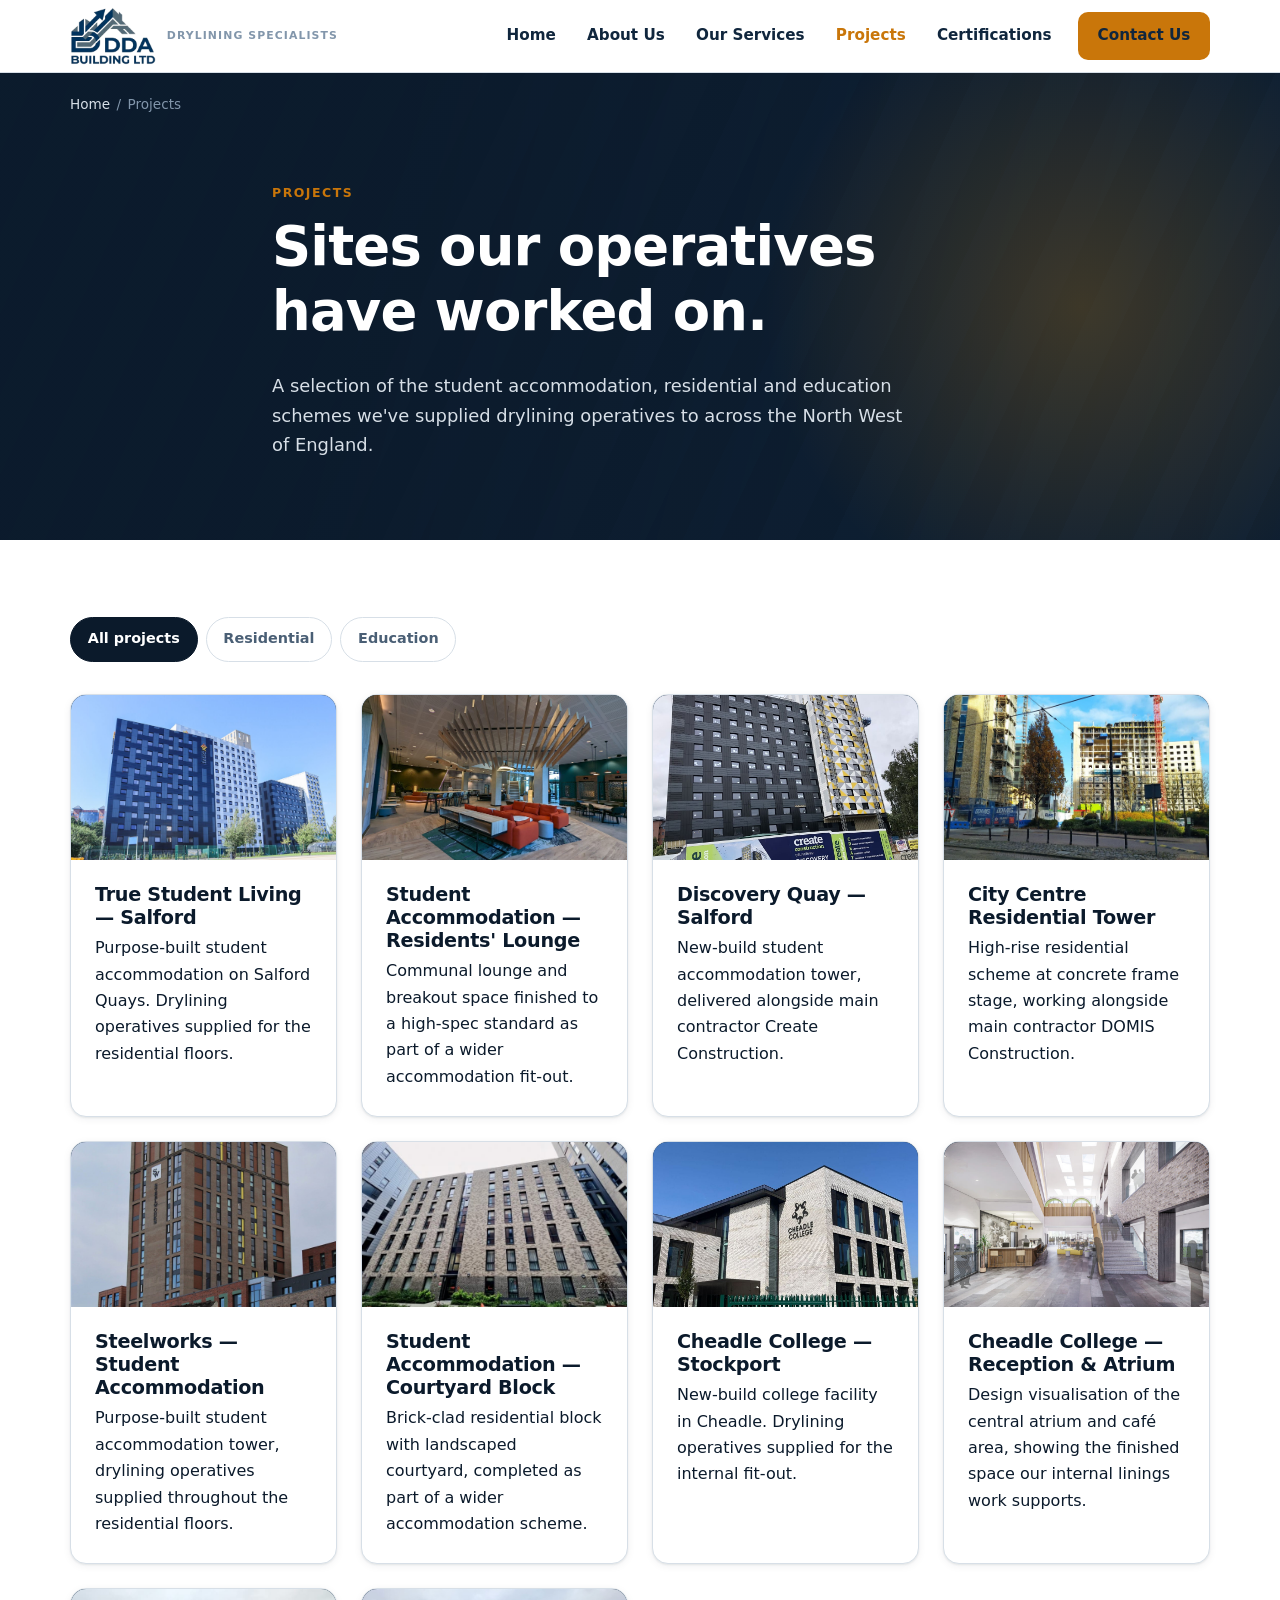
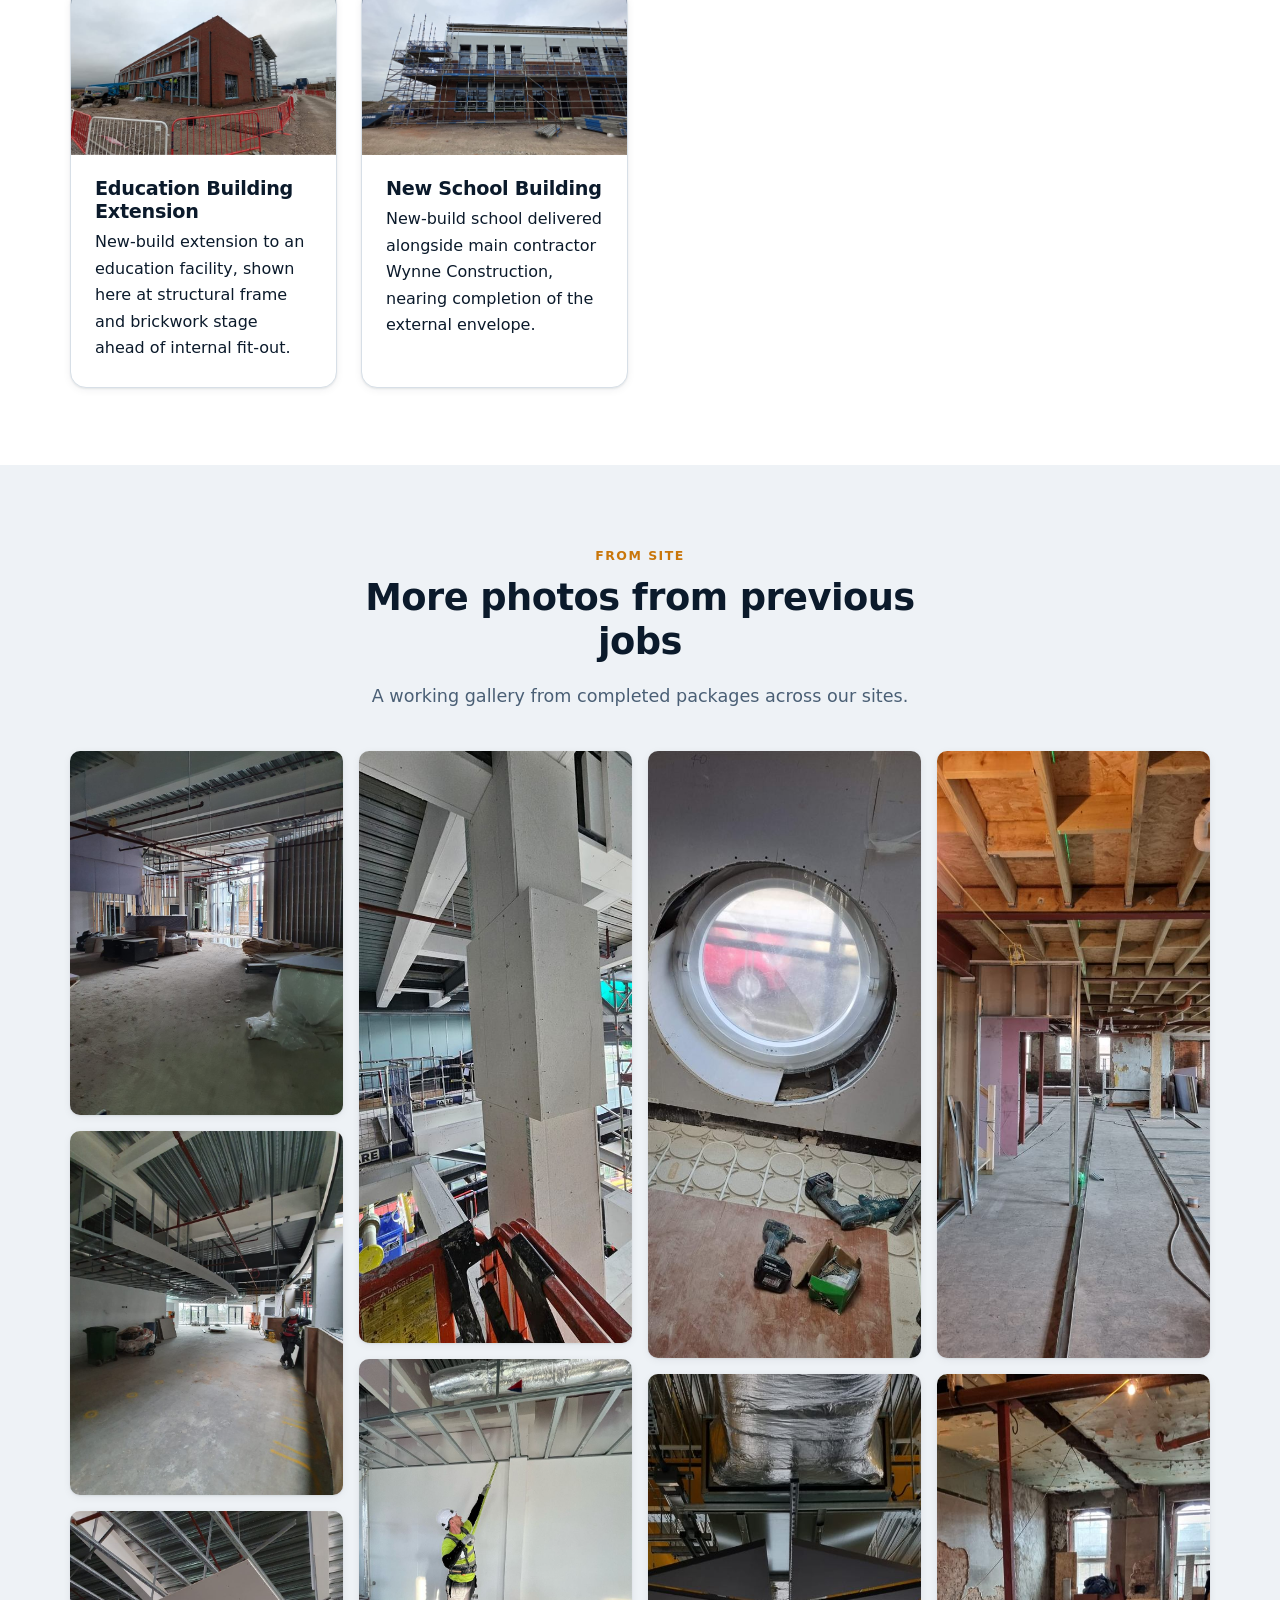
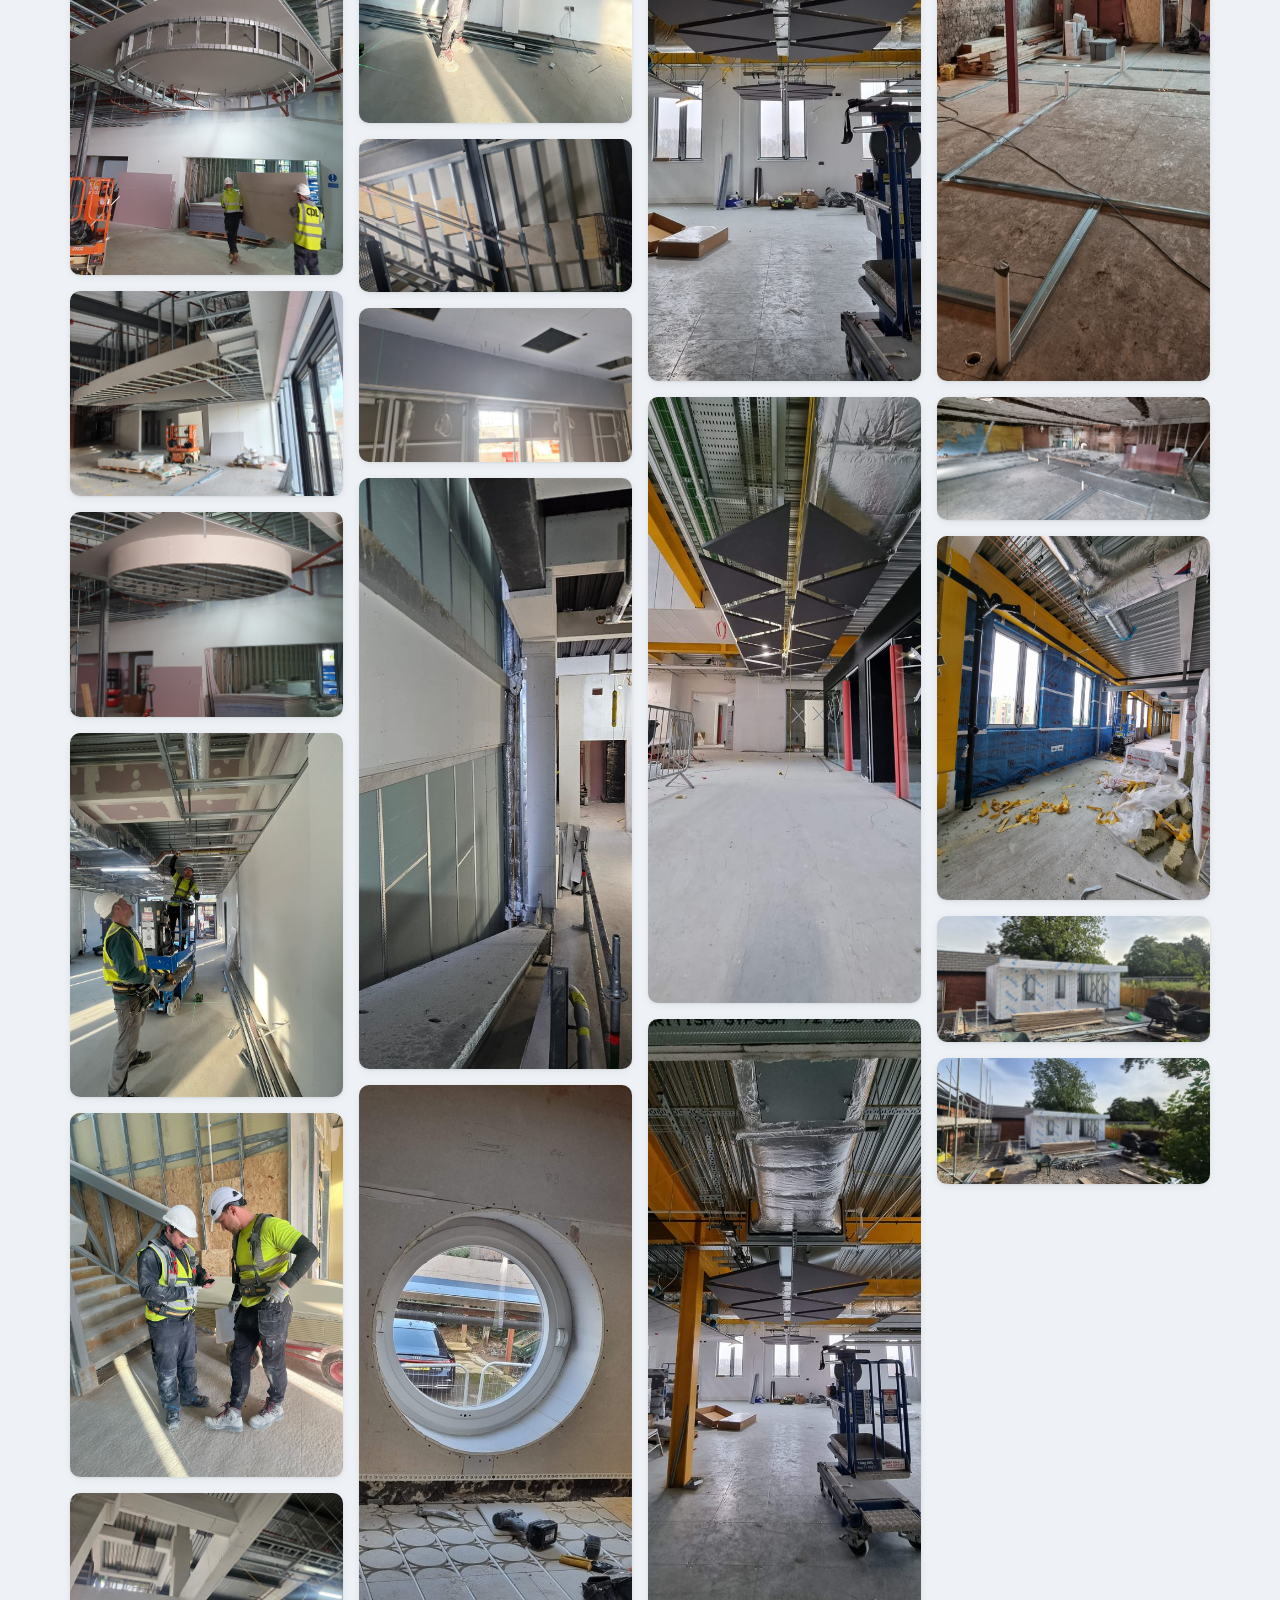
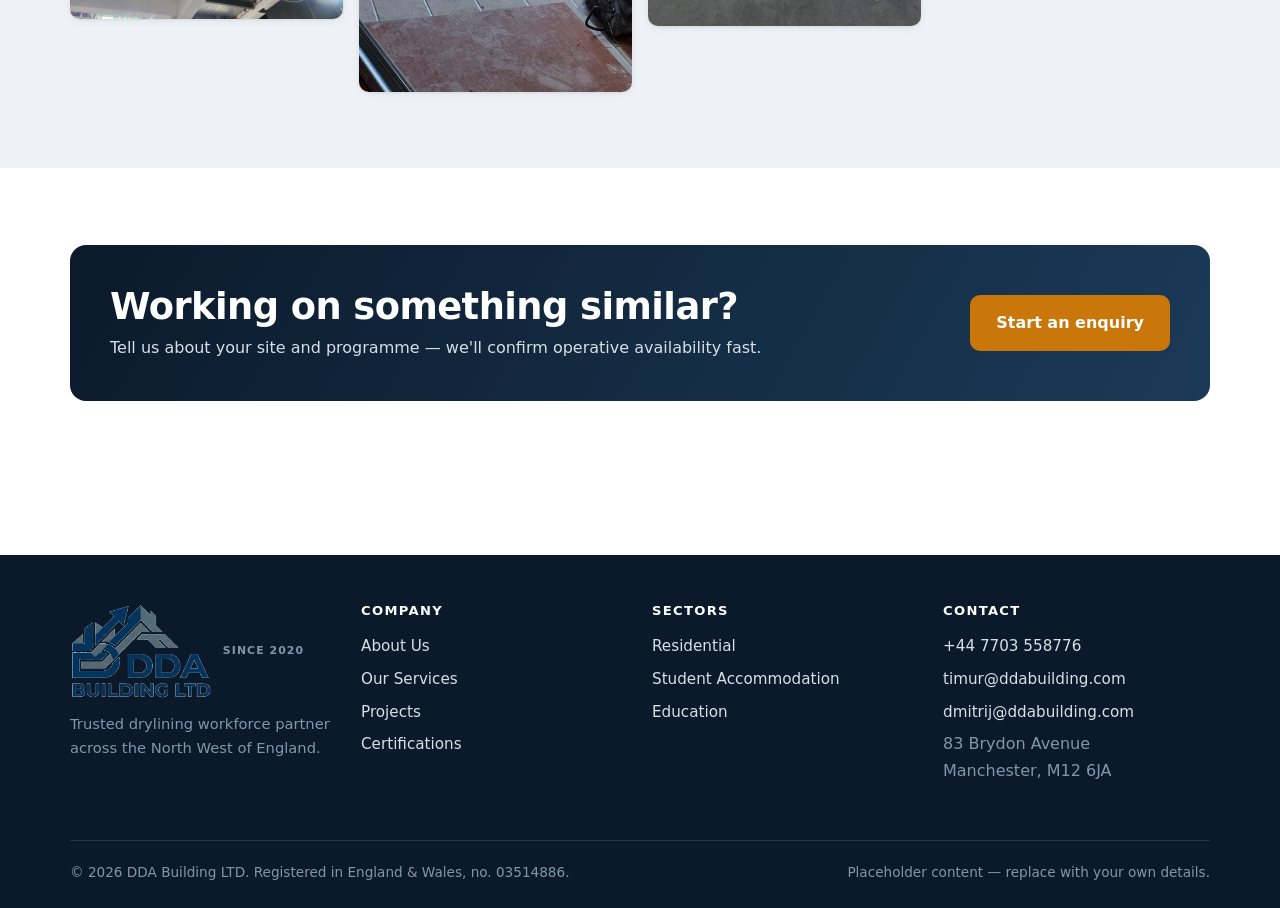
<file: projects.html>
<!doctype html>
<html lang="en">
<head>
  <meta charset="utf-8">
  <meta name="viewport" content="width=device-width, initial-scale=1">
  <title>Projects — DDA Building Ltd</title>
  <meta name="description" content="A selection of student accommodation, residential and education projects where DDA Building Ltd has supplied drylining operatives across the North West of England.">
  <link rel="stylesheet" href="css/styles.css?v=4">
  <script defer src="js/main.js?v=3"></script>
</head>
<body>
<a class="skip-link" href="#main">Skip to main content</a>

<header class="site-header">
  <div class="wrap site-header__inner">
    <a class="brand" href="/">
      <img class="brand__logo" src="images/logo.png" alt="DDA Building Ltd">
      <span class="brand__text"><small>Drylining Specialists</small></span>
    </a>

    <button class="nav-toggle" type="button" aria-expanded="false" aria-controls="primary-nav" aria-label="Toggle navigation">
      <span></span>
    </button>

    <nav class="nav" id="primary-nav" aria-label="Primary">
      <a href="/">Home</a>
      <a href="about.html">About Us</a>
      <a href="services.html">Our Services</a>
      <a href="projects.html" aria-current="page">Projects</a>
      <a href="certifications.html">Certifications</a>
      <a class="btn btn--primary" href="contact.html">Contact Us</a>
    </nav>
  </div>
</header>

<main id="main">

  <section class="hero hero--compact">
    <div class="wrap">
      <nav class="breadcrumb" aria-label="Breadcrumb">
        <a href="/">Home</a><span>/</span>Projects
      </nav>
    </div>
    <div class="wrap hero__inner">
      <span class="eyebrow">Projects</span>
      <h1>Sites our operatives have worked on.</h1>
      <p>A selection of the student accommodation, residential and education schemes we've supplied drylining operatives to across the North West of England.</p>
    </div>
  </section>

  <section class="section">
    <div class="wrap">

      <div class="filters" role="group" aria-label="Filter projects by sector">
        <button class="filter" type="button" data-filter="all" aria-pressed="true">All projects</button>
        <button class="filter" type="button" data-filter="residential" aria-pressed="false">Residential</button>
        <button class="filter" type="button" data-filter="education" aria-pressed="false">Education</button>
      </div>

      <div class="grid grid--3">

        <article class="card card--link project" data-sector="residential">
          <div class="project__media">
            <img src="images/projects/true-student-living-salford.jpg" alt="True Student Living, Salford — exterior of the purpose-built student accommodation tower" loading="lazy" decoding="async">
          </div>
          <div class="project__body">
            <h3>True Student Living — Salford</h3>
            <p>Purpose-built student accommodation on Salford Quays. Drylining operatives supplied for the residential floors.</p>
          </div>
        </article>

        <article class="card card--link project" data-sector="residential">
          <div class="project__media">
            <img src="images/projects/student-accommodation-lounge.jpg" alt="Communal lounge and breakout area within a purpose-built student accommodation scheme" loading="lazy" decoding="async">
          </div>
          <div class="project__body">
            <h3>Student Accommodation — Residents' Lounge</h3>
            <p>Communal lounge and breakout space finished to a high-spec standard as part of a wider accommodation fit-out.</p>
          </div>
        </article>

        <article class="card card--link project" data-sector="residential">
          <div class="project__media">
            <img src="images/projects/discovery-quay-salford.jpg" alt="Discovery Quay, Salford — student accommodation tower under construction, Create Construction hoarding in view" loading="lazy" decoding="async">
          </div>
          <div class="project__body">
            <h3>Discovery Quay — Salford</h3>
            <p>New-build student accommodation tower, delivered alongside main contractor Create Construction.</p>
          </div>
        </article>

        <article class="card card--link project" data-sector="residential">
          <div class="project__media">
            <img src="images/projects/city-centre-residential-tower.jpg" alt="City centre residential tower under construction, concrete frame stage, DOMIS Construction hoarding in view" loading="lazy" decoding="async">
          </div>
          <div class="project__body">
            <h3>City Centre Residential Tower</h3>
            <p>High-rise residential scheme at concrete frame stage, working alongside main contractor DOMIS Construction.</p>
          </div>
        </article>

        <article class="card card--link project" data-sector="residential">
          <div class="project__media">
            <img src="images/projects/steelworks-tower.jpg" alt="Steelworks student accommodation tower, Manchester" loading="lazy" decoding="async">
          </div>
          <div class="project__body">
            <h3>Steelworks — Student Accommodation</h3>
            <p>Purpose-built student accommodation tower, drylining operatives supplied throughout the residential floors.</p>
          </div>
        </article>

        <article class="card card--link project" data-sector="residential">
          <div class="project__media">
            <img src="images/projects/student-accommodation-courtyard.jpg" alt="Brick-clad student accommodation block with landscaped courtyard seating" loading="lazy" decoding="async">
          </div>
          <div class="project__body">
            <h3>Student Accommodation — Courtyard Block</h3>
            <p>Brick-clad residential block with landscaped courtyard, completed as part of a wider accommodation scheme.</p>
          </div>
        </article>

        <article class="card card--link project" data-sector="education">
          <div class="project__media">
            <img src="images/projects/cheadle-college-exterior.jpg" alt="Cheadle College, Stockport — new-build education facility exterior" loading="lazy" decoding="async">
          </div>
          <div class="project__body">
            <h3>Cheadle College — Stockport</h3>
            <p>New-build college facility in Cheadle. Drylining operatives supplied for the internal fit-out.</p>
          </div>
        </article>

        <article class="card card--link project" data-sector="education">
          <div class="project__media">
            <img src="images/projects/cheadle-college-atrium-cgi.jpg" alt="Design visualisation of Cheadle College's central atrium, staircase and café area" loading="lazy" decoding="async">
          </div>
          <div class="project__body">
            <h3>Cheadle College — Reception &amp; Atrium</h3>
            <p>Design visualisation of the central atrium and café area, showing the finished space our internal linings work supports.</p>
          </div>
        </article>

        <article class="card card--link project" data-sector="education">
          <div class="project__media">
            <img src="images/projects/education-building-extension.jpg" alt="Brick education building extension at structural frame stage" loading="lazy" decoding="async">
          </div>
          <div class="project__body">
            <h3>Education Building Extension</h3>
            <p>New-build extension to an education facility, shown here at structural frame and brickwork stage ahead of internal fit-out.</p>
          </div>
        </article>

        <article class="card card--link project" data-sector="education">
          <div class="project__media">
            <img src="images/projects/new-school-building.jpg" alt="New school building under construction, brick and render facade, Wynne Construction site" loading="lazy" decoding="async">
          </div>
          <div class="project__body">
            <h3>New School Building</h3>
            <p>New-build school delivered alongside main contractor Wynne Construction, nearing completion of the external envelope.</p>
          </div>
        </article>

      </div>

      <p class="no-results" hidden>No projects match that sector yet — try another filter.</p>

    </div>
  </section>

  <section class="section section--alt">
    <div class="wrap">
      <div class="section-head section-head--center">
        <span class="eyebrow">From site</span>
        <h2>More photos from previous jobs</h2>
        <p class="lead">A working gallery from completed packages across our sites.</p>
      </div>
      <div class="photo-gallery">
        <img src="images/projects/gallery/gallery-01.jpg" alt="Photo from a completed DDA Building Ltd drylining job" loading="lazy" decoding="async">
        <img src="images/projects/gallery/gallery-02.jpg" alt="Photo from a completed DDA Building Ltd drylining job" loading="lazy" decoding="async">
        <img src="images/projects/gallery/gallery-03.jpg" alt="Photo from a completed DDA Building Ltd drylining job" loading="lazy" decoding="async">
        <img src="images/projects/gallery/gallery-04.jpg" alt="Photo from a completed DDA Building Ltd drylining job" loading="lazy" decoding="async">
        <img src="images/projects/gallery/gallery-05.jpg" alt="Photo from a completed DDA Building Ltd drylining job" loading="lazy" decoding="async">
        <img src="images/projects/gallery/gallery-06.jpg" alt="Photo from a completed DDA Building Ltd drylining job" loading="lazy" decoding="async">
        <img src="images/projects/gallery/gallery-07.jpg" alt="Photo from a completed DDA Building Ltd drylining job" loading="lazy" decoding="async">
        <img src="images/projects/gallery/gallery-08.jpg" alt="Photo from a completed DDA Building Ltd drylining job" loading="lazy" decoding="async">
        <img src="images/projects/gallery/gallery-09.jpg" alt="Photo from a completed DDA Building Ltd drylining job" loading="lazy" decoding="async">
        <img src="images/projects/gallery/gallery-10.jpg" alt="Photo from a completed DDA Building Ltd drylining job" loading="lazy" decoding="async">
        <img src="images/projects/gallery/gallery-11.jpg" alt="Photo from a completed DDA Building Ltd drylining job" loading="lazy" decoding="async">
        <img src="images/projects/gallery/gallery-12.jpg" alt="Photo from a completed DDA Building Ltd drylining job" loading="lazy" decoding="async">
        <img src="images/projects/gallery/gallery-13.jpg" alt="Photo from a completed DDA Building Ltd drylining job" loading="lazy" decoding="async">
        <img src="images/projects/gallery/gallery-14.jpg" alt="Photo from a completed DDA Building Ltd drylining job" loading="lazy" decoding="async">
        <img src="images/projects/gallery/gallery-15.jpg" alt="Photo from a completed DDA Building Ltd drylining job" loading="lazy" decoding="async">
        <img src="images/projects/gallery/gallery-16.jpg" alt="Photo from a completed DDA Building Ltd drylining job" loading="lazy" decoding="async">
        <img src="images/projects/gallery/gallery-17.jpg" alt="Photo from a completed DDA Building Ltd drylining job" loading="lazy" decoding="async">
        <img src="images/projects/gallery/gallery-18.jpg" alt="Photo from a completed DDA Building Ltd drylining job" loading="lazy" decoding="async">
        <img src="images/projects/gallery/gallery-19.jpg" alt="Photo from a completed DDA Building Ltd drylining job" loading="lazy" decoding="async">
        <img src="images/projects/gallery/gallery-20.jpg" alt="Photo from a completed DDA Building Ltd drylining job" loading="lazy" decoding="async">
        <img src="images/projects/gallery/gallery-21.jpg" alt="Photo from a completed DDA Building Ltd drylining job" loading="lazy" decoding="async">
        <img src="images/projects/gallery/gallery-22.jpg" alt="Photo from a completed DDA Building Ltd drylining job" loading="lazy" decoding="async">
        <img src="images/projects/gallery/gallery-23.jpg" alt="Photo from a completed DDA Building Ltd drylining job" loading="lazy" decoding="async">
        <img src="images/projects/gallery/gallery-24.jpg" alt="Photo from a completed DDA Building Ltd drylining job" loading="lazy" decoding="async">
      </div>
    </div>
  </section>

  <section class="section">
    <div class="wrap">
      <div class="cta">
        <div>
          <h2>Working on something similar?</h2>
          <p>Tell us about your site and programme — we'll confirm operative availability fast.</p>
        </div>
        <a class="btn btn--primary" href="contact.html">Start an enquiry</a>
      </div>
    </div>
  </section>

</main>

<footer class="site-footer">
  <div class="wrap">
    <div class="grid grid--4">
      <div>
        <a class="brand" href="/">
          <img class="brand__logo" src="images/logo.png" alt="DDA Building Ltd" loading="lazy" decoding="async">
          <span class="brand__text"><small>Since 2020</small></span>
        </a>
        <p style="font-size:.92rem">Trusted drylining workforce partner across the North West of England.</p>
      </div>
      <div>
        <h4>Company</h4>
        <ul>
          <li><a href="about.html">About Us</a></li>
          <li><a href="services.html">Our Services</a></li>
          <li><a href="projects.html">Projects</a></li>
          <li><a href="certifications.html">Certifications</a></li>
        </ul>
      </div>
      <div>
        <h4>Sectors</h4>
        <ul>
          <li><a href="projects.html">Residential</a></li>
          <li><a href="projects.html">Student Accommodation</a></li>
          <li><a href="projects.html">Education</a></li>
        </ul>
      </div>
      <div>
        <h4>Contact</h4>
        <ul>
          <li><a href="tel:+447703558776">+44 7703 558776</a></li>
          <li><a href="mailto:timur@ddabuilding.com">timur@ddabuilding.com</a></li>
          <li><a href="mailto:dmitrij@ddabuilding.com">dmitrij@ddabuilding.com</a></li>
          <li>83 Brydon Avenue<br>Manchester, M12 6JA</li>
        </ul>
      </div>
    </div>
    <div class="footer-bottom">
      <span>&copy; <span data-year>2026</span> DDA Building LTD. Registered in England &amp; Wales, no. 03514886.</span>
      <span>Placeholder content — replace with your own details.</span>
    </div>
  </div>
</footer>

</body>
</html>
</file>
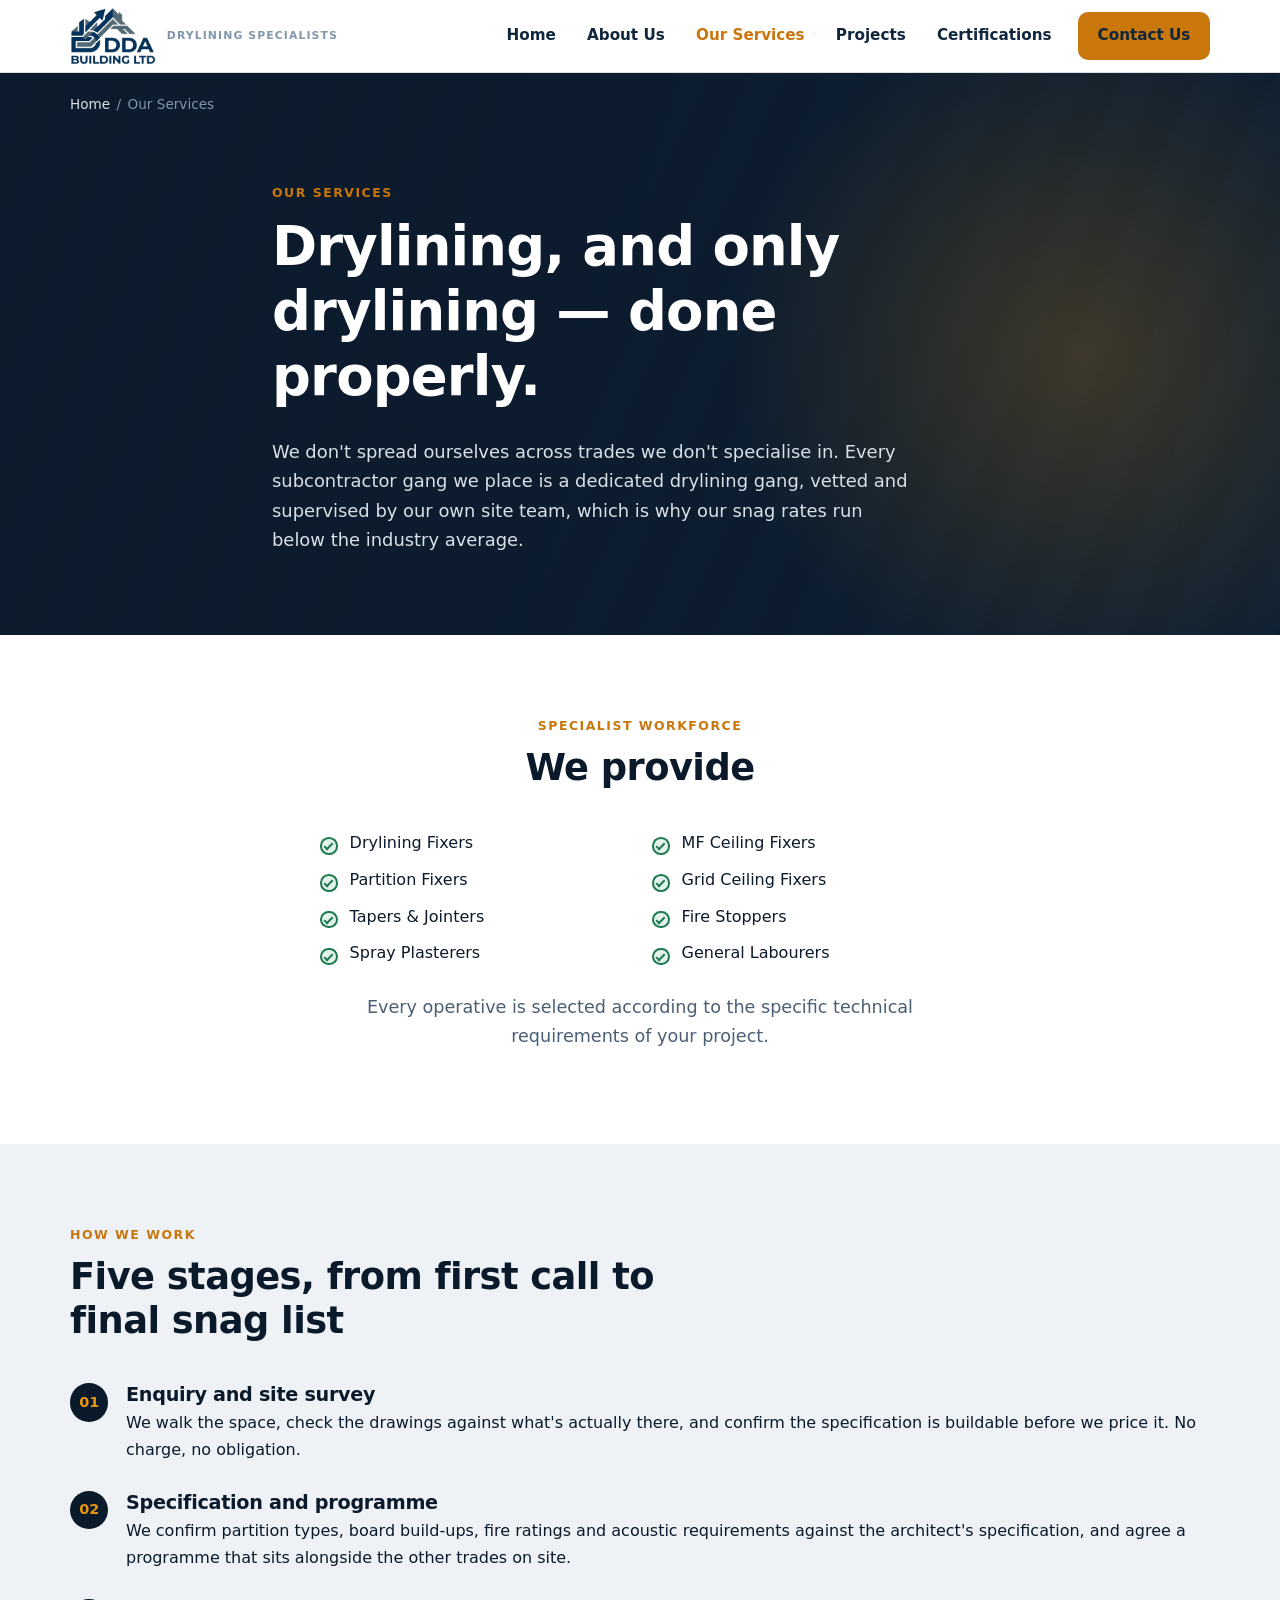
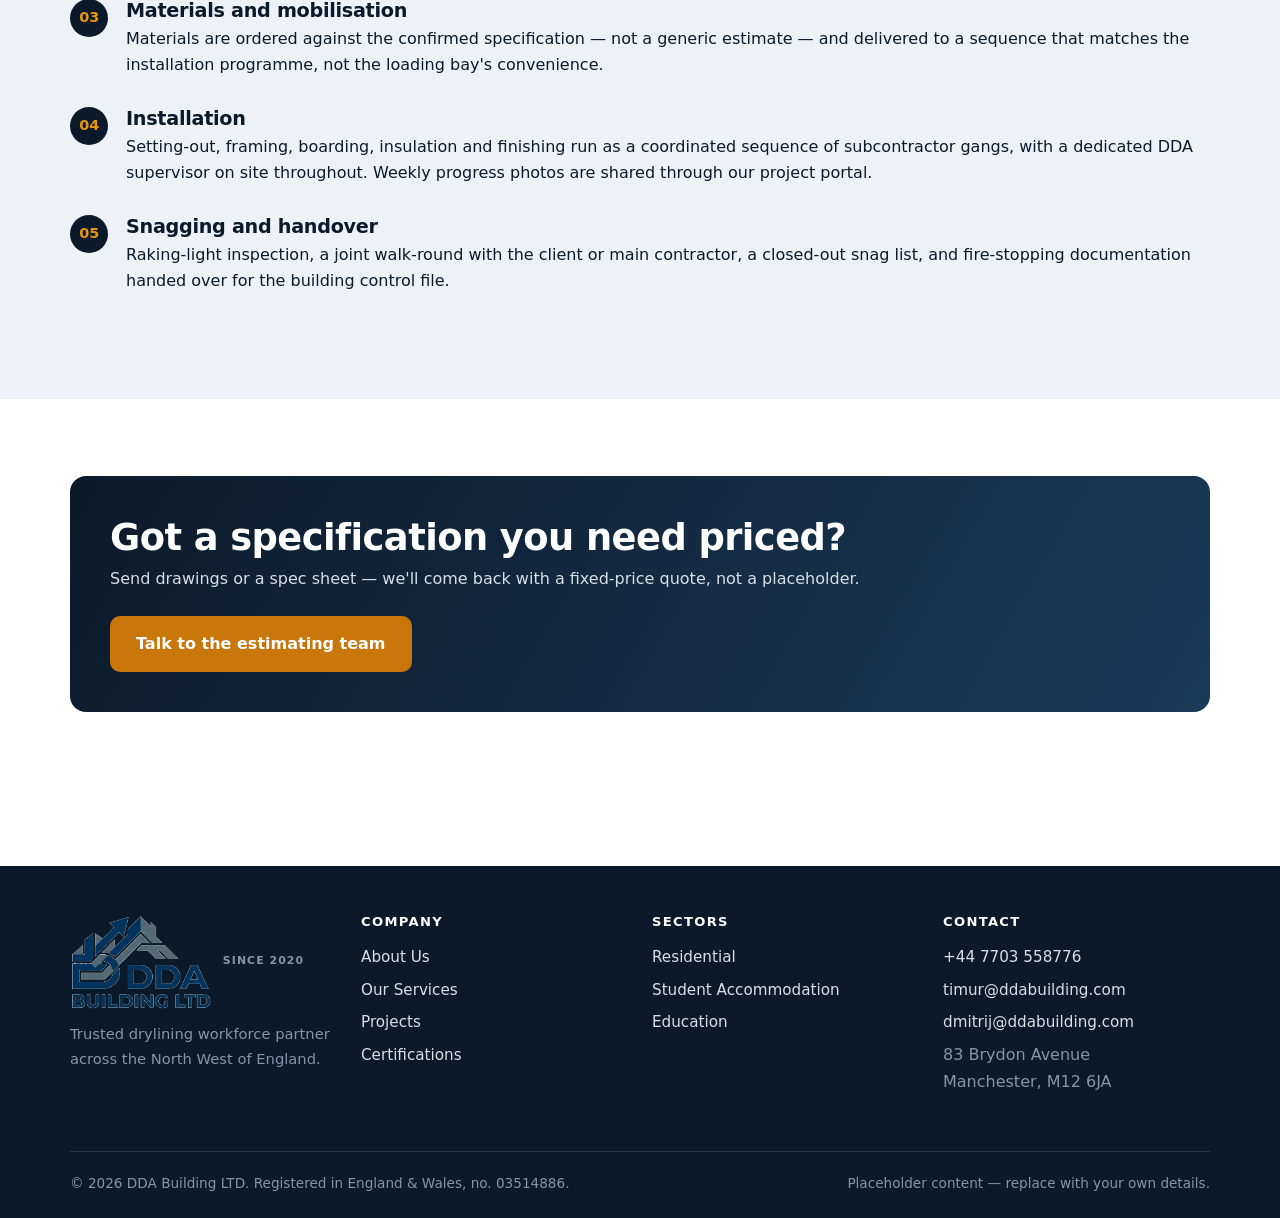
<file: services.html>
<!doctype html>
<html lang="en">
<head>
  <meta charset="utf-8">
  <meta name="viewport" content="width=device-width, initial-scale=1">
  <title>Our Services — DDA Building Ltd</title>
  <meta name="description" content="Drylining fixers, partition fixers, tapers & jointers, spray plasterers, ceiling fixers, fire stoppers and general labourers — skilled operatives supplied across the North West of England.">
  <link rel="stylesheet" href="css/styles.css?v=4">
  <script defer src="js/main.js?v=3"></script>
</head>
<body>
<a class="skip-link" href="#main">Skip to main content</a>

<header class="site-header">
  <div class="wrap site-header__inner">
    <a class="brand" href="/">
      <img class="brand__logo" src="images/logo.png" alt="DDA Building Ltd">
      <span class="brand__text"><small>Drylining Specialists</small></span>
    </a>

    <button class="nav-toggle" type="button" aria-expanded="false" aria-controls="primary-nav" aria-label="Toggle navigation">
      <span></span>
    </button>

    <nav class="nav" id="primary-nav" aria-label="Primary">
      <a href="/">Home</a>
      <a href="about.html">About Us</a>
      <a href="services.html" aria-current="page">Our Services</a>
      <a href="projects.html">Projects</a>
      <a href="certifications.html">Certifications</a>
      <a class="btn btn--primary" href="contact.html">Contact Us</a>
    </nav>
  </div>
</header>

<main id="main">

  <section class="hero hero--compact">
    <div class="wrap">
      <nav class="breadcrumb" aria-label="Breadcrumb">
        <a href="/">Home</a><span>/</span>Our Services
      </nav>
    </div>
    <div class="wrap hero__inner">
      <span class="eyebrow">Our services</span>
      <h1>Drylining, and only drylining — done properly.</h1>
      <p>We don't spread ourselves across trades we don't specialise in. Every subcontractor gang we place is a dedicated drylining gang, vetted and supervised by our own site team, which is why our snag rates run below the industry average.</p>
    </div>
  </section>

  <section class="section">
    <div class="wrap">
      <div class="section-head section-head--center">
        <span class="eyebrow">Specialist workforce</span>
        <h2>We provide</h2>
      </div>

      <div class="grid grid--2" style="max-width:640px;margin-inline:auto">
        <ul class="checklist">
          <li>Drylining Fixers</li>
          <li>Partition Fixers</li>
          <li>Tapers &amp; Jointers</li>
          <li>Spray Plasterers</li>
        </ul>
        <ul class="checklist">
          <li>MF Ceiling Fixers</li>
          <li>Grid Ceiling Fixers</li>
          <li>Fire Stoppers</li>
          <li>General Labourers</li>
        </ul>
      </div>

      <p class="lead" style="text-align:center;max-width:640px;margin-inline:auto">Every operative is selected according to the specific technical requirements of your project.</p>
    </div>
  </section>

  <section class="section section--alt">
    <div class="wrap">
      <div class="section-head">
        <span class="eyebrow">How we work</span>
        <h2>Five stages, from first call to final snag list</h2>
      </div>
      <ol class="steps">
        <li>
          <h3>Enquiry and site survey</h3>
          <p>We walk the space, check the drawings against what's actually there, and confirm the specification is buildable before we price it. No charge, no obligation.</p>
        </li>
        <li>
          <h3>Specification and programme</h3>
          <p>We confirm partition types, board build-ups, fire ratings and acoustic requirements against the architect's specification, and agree a programme that sits alongside the other trades on site.</p>
        </li>
        <li>
          <h3>Materials and mobilisation</h3>
          <p>Materials are ordered against the confirmed specification — not a generic estimate — and delivered to a sequence that matches the installation programme, not the loading bay's convenience.</p>
        </li>
        <li>
          <h3>Installation</h3>
          <p>Setting-out, framing, boarding, insulation and finishing run as a coordinated sequence of subcontractor gangs, with a dedicated DDA supervisor on site throughout. Weekly progress photos are shared through our project portal.</p>
        </li>
        <li>
          <h3>Snagging and handover</h3>
          <p>Raking-light inspection, a joint walk-round with the client or main contractor, a closed-out snag list, and fire-stopping documentation handed over for the building control file.</p>
        </li>
      </ol>
    </div>
  </section>

  <section class="section">
    <div class="wrap">
      <div class="cta">
        <div>
          <h2>Got a specification you need priced?</h2>
          <p>Send drawings or a spec sheet — we'll come back with a fixed-price quote, not a placeholder.</p>
        </div>
        <a class="btn btn--primary" href="contact.html">Talk to the estimating team</a>
      </div>
    </div>
  </section>

</main>

<footer class="site-footer">
  <div class="wrap">
    <div class="grid grid--4">
      <div>
        <a class="brand" href="/">
          <img class="brand__logo" src="images/logo.png" alt="DDA Building Ltd" loading="lazy" decoding="async">
          <span class="brand__text"><small>Since 2020</small></span>
        </a>
        <p style="font-size:.92rem">Trusted drylining workforce partner across the North West of England.</p>
      </div>
      <div>
        <h4>Company</h4>
        <ul>
          <li><a href="about.html">About Us</a></li>
          <li><a href="services.html">Our Services</a></li>
          <li><a href="projects.html">Projects</a></li>
          <li><a href="certifications.html">Certifications</a></li>
        </ul>
      </div>
      <div>
        <h4>Sectors</h4>
        <ul>
          <li><a href="projects.html">Residential</a></li>
          <li><a href="projects.html">Student Accommodation</a></li>
          <li><a href="projects.html">Education</a></li>
        </ul>
      </div>
      <div>
        <h4>Contact</h4>
        <ul>
          <li><a href="tel:+447703558776">+44 7703 558776</a></li>
          <li><a href="mailto:timur@ddabuilding.com">timur@ddabuilding.com</a></li>
          <li><a href="mailto:dmitrij@ddabuilding.com">dmitrij@ddabuilding.com</a></li>
          <li>83 Brydon Avenue<br>Manchester, M12 6JA</li>
        </ul>
      </div>
    </div>
    <div class="footer-bottom">
      <span>&copy; <span data-year>2026</span> DDA Building LTD. Registered in England &amp; Wales, no. 03514886.</span>
      <span>Placeholder content — replace with your own details.</span>
    </div>
  </div>
</footer>

</body>
</html>
</file>
<file: css/styles.css>
/* ==========================================================================
   DDA Building LTD — site stylesheet
   Single stylesheet shared by every page. No external dependencies.
   ========================================================================== */

/* --- Design tokens ------------------------------------------------------ */
:root {
  --navy-900: #0b1a2b;
  --navy-800: #10263d;
  --navy-700: #1b3a58;
  --slate-600: #4a5f75;
  --slate-400: #8296ab;
  --slate-200: #d7dfe7;
  --slate-100: #eef2f6;
  --white: #ffffff;

  --amber-600: #c9760a;
  --amber-500: #e8940f;
  --amber-100: #fdf1dd;

  --green-600: #1f7a52;
  --green-100: #e3f3eb;

  --text: var(--navy-900);
  --text-muted: var(--slate-600);
  --bg: var(--white);
  --bg-alt: var(--slate-100);
  --border: var(--slate-200);
  --accent: var(--amber-600);

  --font: "Segoe UI", system-ui, -apple-system, "Helvetica Neue", Arial, sans-serif;

  --wrap: 1140px;
  --radius: 10px;
  --radius-lg: 16px;
  --shadow-sm: 0 1px 2px rgba(11, 26, 43, .08), 0 2px 8px rgba(11, 26, 43, .06);
  --shadow-md: 0 4px 12px rgba(11, 26, 43, .10), 0 12px 32px rgba(11, 26, 43, .08);

  --step: clamp(2.5rem, 6vw, 5rem);
}

/* --- Base --------------------------------------------------------------- */
*,
*::before,
*::after { box-sizing: border-box; }

html { scroll-behavior: smooth; }

body {
  margin: 0;
  font-family: var(--font);
  font-size: 16px;
  line-height: 1.65;
  color: var(--text);
  background: var(--bg);
  -webkit-font-smoothing: antialiased;
  overflow-wrap: break-word;
  -webkit-text-size-adjust: 100%;
}

h1, h2, h3, h4 {
  margin: 0 0 .5em;
  line-height: 1.2;
  letter-spacing: -.015em;
  font-weight: 700;
}

h1 { font-size: clamp(2.1rem, 5vw, 3.4rem); }
h2 { font-size: clamp(1.6rem, 3.2vw, 2.3rem); }
h3 { font-size: 1.2rem; }

p { margin: 0 0 1rem; }

a { color: var(--navy-700); text-decoration: none; }
a:hover { color: var(--accent); }

img { max-width: 100%; display: block; }

/* Components below set their own `display`, which would otherwise beat the
   UA stylesheet's [hidden] rule. Keep `hidden` authoritative. */
[hidden] { display: none !important; }

ul { margin: 0 0 1rem; padding-left: 1.2rem; }
li { margin-bottom: .4rem; }

:focus-visible {
  outline: 3px solid var(--amber-500);
  outline-offset: 2px;
  border-radius: 4px;
}

.skip-link {
  position: absolute;
  left: -9999px;
  top: 0;
  background: var(--navy-900);
  color: var(--white);
  padding: .75rem 1.25rem;
  z-index: 100;
}
.skip-link:focus { left: 0; color: var(--white); }

/* --- Layout helpers ----------------------------------------------------- */
.wrap {
  width: min(100% - 2.5rem, var(--wrap));
  margin-inline: auto;
}

.section { padding-block: var(--step); }
.section--alt { background: var(--bg-alt); }
.section--dark { background: var(--navy-900); color: var(--slate-200); }
.section--dark h2, .section--dark h3 { color: var(--white); }

.section-head { max-width: 62ch; margin-bottom: 2.5rem; }
.section-head--center { margin-inline: auto; text-align: center; }

.eyebrow {
  display: inline-block;
  font-size: .78rem;
  font-weight: 700;
  letter-spacing: .12em;
  text-transform: uppercase;
  color: var(--accent);
  margin-bottom: .6rem;
}
.section--dark .eyebrow { color: var(--amber-500); }

.lead { font-size: 1.1rem; color: var(--text-muted); }
.section--dark .lead { color: var(--slate-400); }

.grid { display: grid; gap: 1.5rem; }
.grid--2 { grid-template-columns: repeat(auto-fit, minmax(min(260px, 100%), 1fr)); }
.grid--3 { grid-template-columns: repeat(auto-fit, minmax(min(260px, 100%), 1fr)); }
.grid--4 { grid-template-columns: repeat(auto-fit, minmax(min(210px, 100%), 1fr)); }

/* --- Buttons ------------------------------------------------------------ */
.btn {
  display: inline-flex;
  align-items: center;
  gap: .5rem;
  padding: .8rem 1.5rem;
  border: 2px solid transparent;
  border-radius: var(--radius);
  font: inherit;
  font-weight: 600;
  cursor: pointer;
  transition: background-color .18s ease, color .18s ease, border-color .18s ease, transform .18s ease;
}
.btn:hover { transform: translateY(-1px); }
.btn:active { transform: translateY(0); }

.btn--primary { background: var(--amber-600); color: var(--white); }
.btn--primary:hover { background: var(--amber-500); color: var(--white); }

.btn--ghost { border-color: currentColor; color: var(--navy-900); background: transparent; }
.btn--ghost:hover { background: var(--navy-900); color: var(--white); border-color: var(--navy-900); }

.section--dark .btn--ghost,
.hero .btn--ghost { color: var(--white); }
.section--dark .btn--ghost:hover,
.hero .btn--ghost:hover { background: var(--white); color: var(--navy-900); border-color: var(--white); }

.btn-row { display: flex; flex-wrap: wrap; gap: .85rem; }

/* --- Header / navigation ------------------------------------------------ */
.site-header {
  position: sticky;
  top: 0;
  z-index: 50;
  background: rgba(255, 255, 255, .96);
  border-bottom: 1px solid var(--border);
  backdrop-filter: blur(8px);
}

.site-header__inner {
  display: flex;
  align-items: center;
  justify-content: space-between;
  gap: 1rem;
  min-height: 72px;
}

.brand {
  display: inline-flex;
  align-items: center;
  gap: .7rem;
  font-weight: 700;
  color: var(--navy-900);
  letter-spacing: -.02em;
}
.brand:hover { color: var(--navy-900); }

.brand__logo {
  height: 58px;
  width: auto;
  display: block;
}

.site-footer .brand__logo { height: 96px; }

.brand__text { display: flex; flex-direction: column; line-height: 1.15; }
.brand__text small {
  font-size: .68rem;
  font-weight: 600;
  letter-spacing: .1em;
  text-transform: uppercase;
  color: var(--slate-400);
}

.nav { display: flex; align-items: center; gap: .35rem; }

.nav a {
  padding: .55rem .8rem;
  border-radius: var(--radius);
  font-size: .95rem;
  font-weight: 600;
  color: var(--navy-800);
}
.nav a:hover { background: var(--slate-100); color: var(--navy-900); }
.nav a[aria-current="page"] { color: var(--accent); }

.nav .btn { margin-left: .5rem; padding: .6rem 1.1rem; }
.nav .btn:hover { background: var(--amber-500); }

.nav-toggle {
  display: none;
  width: 44px;
  height: 44px;
  padding: 0;
  border: 1px solid var(--border);
  border-radius: var(--radius);
  background: var(--white);
  cursor: pointer;
}
.nav-toggle span,
.nav-toggle span::before,
.nav-toggle span::after {
  display: block;
  width: 20px;
  height: 2px;
  margin-inline: auto;
  background: var(--navy-900);
  transition: transform .2s ease, opacity .2s ease;
}
.nav-toggle span { position: relative; }
.nav-toggle span::before,
.nav-toggle span::after { content: ""; position: absolute; }
.nav-toggle span::before { top: -6px; }
.nav-toggle span::after { top: 6px; }
.nav-toggle[aria-expanded="true"] span { background: transparent; }
.nav-toggle[aria-expanded="true"] span::before { transform: translateY(6px) rotate(45deg); }
.nav-toggle[aria-expanded="true"] span::after { transform: translateY(-6px) rotate(-45deg); }

@media (max-width: 1024px) {
  .nav-toggle { display: block; }
  .nav {
    position: absolute;
    inset: 72px 0 auto;
    flex-direction: column;
    align-items: stretch;
    gap: 0;
    padding: .75rem 1.25rem 1.25rem;
    background: var(--white);
    border-bottom: 1px solid var(--border);
    box-shadow: var(--shadow-md);
    display: none;
  }
  .nav.is-open { display: flex; }
  .nav a { padding: .8rem .6rem; border-radius: 8px; }
  .nav .btn { margin: .5rem 0 0; justify-content: center; }
}

/* --- Hero --------------------------------------------------------------- */
.hero {
  position: relative;
  color: var(--slate-200);
  background:
    linear-gradient(105deg, rgba(11, 26, 43, .94) 30%, rgba(11, 26, 43, .72) 100%),
    repeating-linear-gradient(115deg, #16304c 0 34px, #12283f 34px 68px);
  overflow: hidden;
}
.hero::after {
  content: "";
  position: absolute;
  right: -12%;
  top: -30%;
  width: 55%;
  height: 160%;
  background: radial-gradient(circle at 50% 50%, rgba(232, 148, 15, .22), transparent 62%);
  pointer-events: none;
}

.hero__inner {
  position: relative;
  z-index: 1;
  padding-block: clamp(3.5rem, 9vw, 6.5rem);
  max-width: 46rem;
}
.hero h1 { color: var(--white); }
.hero p { color: var(--slate-200); font-size: 1.12rem; max-width: 40rem; }

.hero--compact .hero__inner { padding-block: clamp(2.75rem, 6vw, 4rem); }

.breadcrumb {
  position: relative;
  z-index: 1;
  font-size: .85rem;
  color: var(--slate-400);
  padding-top: 1.25rem;
}
.breadcrumb a { color: var(--slate-200); }
.breadcrumb a:hover { color: var(--amber-500); }
.breadcrumb span { margin-inline: .4rem; }

/* --- Stat band ---------------------------------------------------------- */
.stats {
  display: grid;
  grid-template-columns: repeat(auto-fit, minmax(min(160px, 100%), 1fr));
  gap: 1px;
  background: var(--border);
  border: 1px solid var(--border);
  border-radius: var(--radius-lg);
  overflow: hidden;
}
.stat { background: var(--white); padding: 1.6rem 1.25rem; text-align: center; }
.stat__value {
  font-size: clamp(1.8rem, 3.5vw, 2.5rem);
  font-weight: 800;
  color: var(--navy-900);
  line-height: 1.1;
}
.stat__label {
  font-size: .82rem;
  font-weight: 600;
  letter-spacing: .06em;
  text-transform: uppercase;
  color: var(--text-muted);
}

/* Below ~640px, auto-fit can land on exactly 2 columns for a 3-item stat
   band, leaving an empty (grey) cell in the wrapped row. Force one column
   on phones so that never happens; wider viewports keep the grid above. */
@media (max-width: 640px) {
  .stats { grid-template-columns: 1fr; }
}

/* --- Cards -------------------------------------------------------------- */
.card {
  background: var(--white);
  border: 1px solid var(--border);
  border-radius: var(--radius-lg);
  padding: 1.6rem;
  box-shadow: var(--shadow-sm);
  transition: box-shadow .2s ease, transform .2s ease, border-color .2s ease;
}
.card--link:hover {
  transform: translateY(-3px);
  box-shadow: var(--shadow-md);
  border-color: var(--slate-400);
}
.card h3 { margin-bottom: .4rem; }
.card p:last-child { margin-bottom: 0; }

.card__icon {
  display: grid;
  place-items: center;
  width: 46px;
  height: 46px;
  margin-bottom: 1rem;
  border-radius: 11px;
  background: var(--amber-100);
  color: var(--amber-600);
}
.card__icon svg { width: 24px; height: 24px; }

.card__more {
  display: inline-flex;
  align-items: center;
  gap: .35rem;
  margin-top: .9rem;
  font-weight: 600;
  font-size: .92rem;
  color: var(--accent);
}
.card__more::after { content: "\2192"; transition: transform .18s ease; }
.card--link:hover .card__more::after { transform: translateX(3px); }

/* --- Project cards ------------------------------------------------------ */
.filters {
  display: flex;
  flex-wrap: wrap;
  gap: .5rem;
  margin-bottom: 2rem;
}
.filter {
  min-height: 44px;
  padding: .6rem 1.05rem;
  border: 1px solid var(--border);
  border-radius: 999px;
  background: var(--white);
  font: inherit;
  font-size: .9rem;
  font-weight: 600;
  color: var(--text-muted);
  cursor: pointer;
  transition: background-color .18s ease, color .18s ease, border-color .18s ease;
}
.filter:hover { border-color: var(--slate-400); color: var(--navy-900); }
.filter[aria-pressed="true"] {
  background: var(--navy-900);
  border-color: var(--navy-900);
  color: var(--white);
}

.project {
  display: flex;
  flex-direction: column;
  overflow: hidden;
  padding: 0;
}
.project__media {
  position: relative;
  aspect-ratio: 16 / 10;
  overflow: hidden;
  background:
    linear-gradient(160deg, rgba(11, 26, 43, .55), rgba(11, 26, 43, .18)),
    repeating-linear-gradient(45deg, #24445f 0 18px, #1d3a53 18px 36px);
  display: grid;
  place-items: center;
}
.project__media span {
  font-size: .8rem;
  font-weight: 700;
  letter-spacing: .14em;
  text-transform: uppercase;
  color: rgba(255, 255, 255, .75);
}
.project__media img {
  position: absolute;
  inset: 0;
  width: 100%;
  height: 100%;
  object-fit: cover;
  display: block;
}
.project__tag {
  position: absolute;
  top: .85rem;
  left: .85rem;
  padding: .3rem .7rem;
  border-radius: 999px;
  background: rgba(255, 255, 255, .94);
  font-size: .72rem;
  font-weight: 700;
  letter-spacing: .06em;
  text-transform: uppercase;
  color: var(--navy-900);
}
.project__body { padding: 1.4rem 1.5rem 1.6rem; }
.project__meta {
  display: flex;
  flex-wrap: wrap;
  gap: .35rem .9rem;
  margin-bottom: .75rem;
  font-size: .85rem;
  color: var(--text-muted);
}
.project__meta strong { color: var(--navy-900); font-weight: 600; }

/* --- Photo gallery (untitled site photos, masonry-style) ---------------- */
.photo-gallery {
  column-count: 4;
  column-gap: 1rem;
}
.photo-gallery img {
  width: 100%;
  display: block;
  margin-bottom: 1rem;
  border-radius: var(--radius);
  box-shadow: var(--shadow-sm);
  break-inside: avoid;
}
@media (max-width: 900px) {
  .photo-gallery { column-count: 3; }
}
@media (max-width: 640px) {
  .photo-gallery { column-count: 2; column-gap: .75rem; }
  .photo-gallery img { margin-bottom: .75rem; }
}

.no-results {
  padding: 2.5rem 1rem;
  text-align: center;
  color: var(--text-muted);
  border: 1px dashed var(--border);
  border-radius: var(--radius-lg);
}

/* --- Lists / misc content ----------------------------------------------- */
.checklist { list-style: none; padding: 0; }
.checklist li {
  position: relative;
  padding-left: 1.85rem;
  margin-bottom: .65rem;
}
.checklist li::before {
  content: "";
  position: absolute;
  left: 0;
  top: .45rem;
  width: 1.1rem;
  height: 1.1rem;
  border-radius: 50%;
  background: var(--green-100);
  box-shadow: inset 0 0 0 2px var(--green-600);
}
.checklist li::after {
  content: "";
  position: absolute;
  left: .35rem;
  top: .7rem;
  width: .32rem;
  height: .55rem;
  border: solid var(--green-600);
  border-width: 0 2px 2px 0;
  transform: rotate(45deg);
}

.steps { counter-reset: step; list-style: none; padding: 0; }
.steps > li {
  counter-increment: step;
  position: relative;
  padding-left: 3.5rem;
  margin-bottom: 1.75rem;
}
.steps > li::before {
  content: counter(step, decimal-leading-zero);
  position: absolute;
  left: 0;
  top: 0;
  display: grid;
  place-items: center;
  width: 2.4rem;
  height: 2.4rem;
  border-radius: 50%;
  background: var(--navy-900);
  color: var(--amber-500);
  font-weight: 800;
  font-size: .9rem;
}
.steps h3 { margin-bottom: .25rem; }

.timeline { list-style: none; padding: 0; margin: 0; }
.timeline li {
  position: relative;
  padding: 0 0 1.75rem 2rem;
  border-left: 2px solid var(--border);
}
.timeline li:last-child { padding-bottom: 0; border-left-color: transparent; }
.timeline li::before {
  content: "";
  position: absolute;
  left: -7px;
  top: .45rem;
  width: 12px;
  height: 12px;
  border-radius: 50%;
  background: var(--amber-600);
  box-shadow: 0 0 0 3px var(--white);
}
.timeline time { font-weight: 700; color: var(--navy-900); }

/* --- Tables ------------------------------------------------------------- */
.table-scroll { overflow-x: auto; border-radius: var(--radius-lg); border: 1px solid var(--border); }
table { width: 100%; border-collapse: collapse; background: var(--white); min-width: 640px; }
caption { text-align: left; padding: 1rem 1.25rem; font-weight: 600; color: var(--text-muted); }
th, td { padding: .85rem 1.25rem; text-align: left; border-bottom: 1px solid var(--border); }
th { background: var(--slate-100); font-size: .82rem; letter-spacing: .06em; text-transform: uppercase; color: var(--text-muted); }
tbody tr:last-child td { border-bottom: none; }

.badge {
  display: inline-block;
  padding: .2rem .65rem;
  border-radius: 999px;
  font-size: .78rem;
  font-weight: 700;
  background: var(--green-100);
  color: var(--green-600);
}
.badge--pending { background: var(--amber-100); color: var(--amber-600); }

/* --- Certification cards ------------------------------------------------ */
.cert { display: flex; gap: 1.1rem; align-items: flex-start; }
.cert__seal {
  flex: none;
  display: grid;
  place-items: center;
  width: 58px;
  height: 58px;
  border-radius: 50%;
  background: var(--navy-900);
  color: var(--amber-500);
  font-size: .72rem;
  font-weight: 800;
  letter-spacing: .04em;
  text-align: center;
}
.cert__ref { font-size: .85rem; color: var(--text-muted); margin: 0; }

/* --- Forms -------------------------------------------------------------- */
.form-grid { display: grid; gap: 1.1rem; grid-template-columns: repeat(auto-fit, minmax(min(240px, 100%), 1fr)); }
.field { display: flex; flex-direction: column; gap: .35rem; }
.field--full { grid-column: 1 / -1; }

label { font-weight: 600; font-size: .92rem; }
.req { color: var(--amber-600); }

input, select, textarea {
  width: 100%;
  padding: .7rem .85rem;
  border: 1px solid var(--border);
  border-radius: var(--radius);
  font: inherit;
  color: var(--text);
  background: var(--white);
  transition: border-color .18s ease, box-shadow .18s ease;
}
input:focus, select:focus, textarea:focus {
  outline: none;
  border-color: var(--amber-500);
  box-shadow: 0 0 0 3px rgba(232, 148, 15, .2);
}
textarea { resize: vertical; min-height: 140px; }

.hint { font-size: .82rem; color: var(--text-muted); }

.error-text { font-size: .84rem; font-weight: 600; color: #b3261e; min-height: 1.1rem; }
input[aria-invalid="true"], select[aria-invalid="true"], textarea[aria-invalid="true"] {
  border-color: #b3261e;
  box-shadow: 0 0 0 3px rgba(179, 38, 30, .14);
}

.form-status {
  margin-top: 1.25rem;
  padding: .9rem 1.1rem;
  border-radius: var(--radius);
  background: var(--green-100);
  color: var(--green-600);
  font-weight: 600;
}
.form-status[hidden] { display: none; }
.form-status--error { background: #fbe9e7; color: #b3261e; }

.consent { display: flex; gap: .6rem; align-items: flex-start; }
.consent input { width: auto; margin-top: .3rem; }
.consent label { font-weight: 400; font-size: .9rem; color: var(--text-muted); }

/* --- Contact detail blocks ---------------------------------------------- */
.contact-list { list-style: none; padding: 0; margin: 0; }
.contact-list li { display: flex; gap: .85rem; margin-bottom: 1.15rem; }
.contact-list svg { flex: none; width: 20px; height: 20px; margin-top: .25rem; color: var(--accent); }
.contact-list strong { display: block; }
.contact-list span { color: var(--text-muted); font-size: .95rem; }

.map-placeholder {
  display: grid;
  place-items: center;
  aspect-ratio: 16 / 9;
  border-radius: var(--radius-lg);
  border: 1px solid var(--border);
  background:
    repeating-linear-gradient(0deg, var(--slate-100) 0 39px, var(--border) 39px 40px),
    repeating-linear-gradient(90deg, var(--slate-100) 0 39px, var(--border) 39px 40px);
  color: var(--text-muted);
  font-weight: 600;
  text-align: center;
  padding: 1rem;
}

/* --- CTA band ----------------------------------------------------------- */
.cta {
  display: flex;
  flex-wrap: wrap;
  align-items: center;
  justify-content: space-between;
  gap: 1.5rem;
  padding: 2.5rem;
  border-radius: var(--radius-lg);
  background: linear-gradient(120deg, var(--navy-900), var(--navy-700));
  color: var(--white);
}
.cta h2 { color: var(--white); margin-bottom: .35rem; }
.cta p { color: var(--slate-200); margin: 0; }

/* --- Footer ------------------------------------------------------------- */
.site-footer {
  background: var(--navy-900);
  color: var(--slate-400);
  padding-block: 3rem 1.5rem;
  margin-top: var(--step);
}
.site-footer h4 {
  color: var(--white);
  font-size: .82rem;
  letter-spacing: .1em;
  text-transform: uppercase;
  margin-bottom: .9rem;
}
.site-footer a { color: var(--slate-200); font-size: .95rem; }
.site-footer a:hover { color: var(--amber-500); }
.site-footer ul { list-style: none; padding: 0; }
.site-footer .brand { color: var(--white); margin-bottom: .8rem; }
.site-footer .brand:hover { color: var(--white); }
.site-footer .brand__text small { color: var(--slate-400); }

.footer-bottom {
  display: flex;
  flex-wrap: wrap;
  gap: .75rem;
  justify-content: space-between;
  margin-top: 2.5rem;
  padding-top: 1.25rem;
  border-top: 1px solid rgba(255, 255, 255, .12);
  font-size: .85rem;
}

/* --- Motion preferences ------------------------------------------------- */
@media (prefers-reduced-motion: reduce) {
  html { scroll-behavior: auto; }
  *, *::before, *::after {
    animation-duration: .001ms !important;
    transition-duration: .001ms !important;
  }
}

/* --- Print -------------------------------------------------------------- */
@media print {
  .site-header, .site-footer, .cta, .filters { display: none; }
  body { color: #000; }
}
</file>
